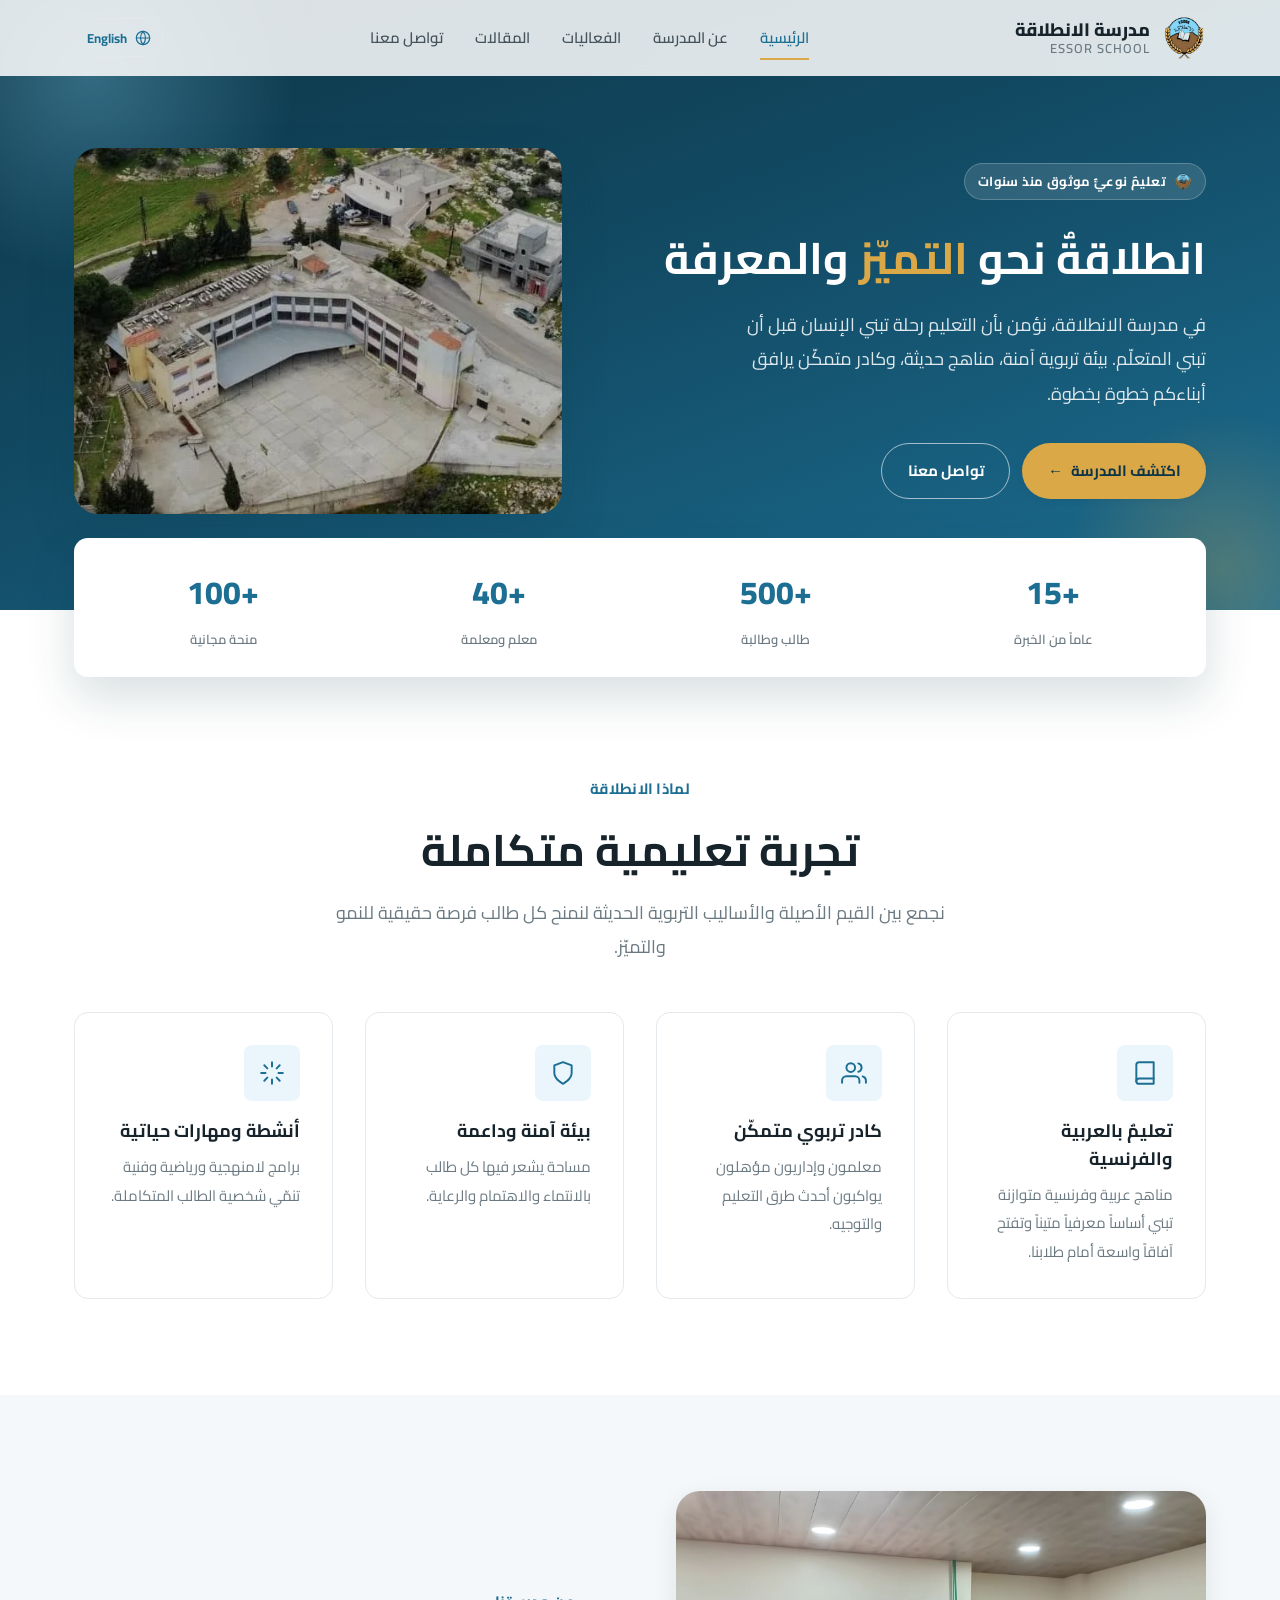
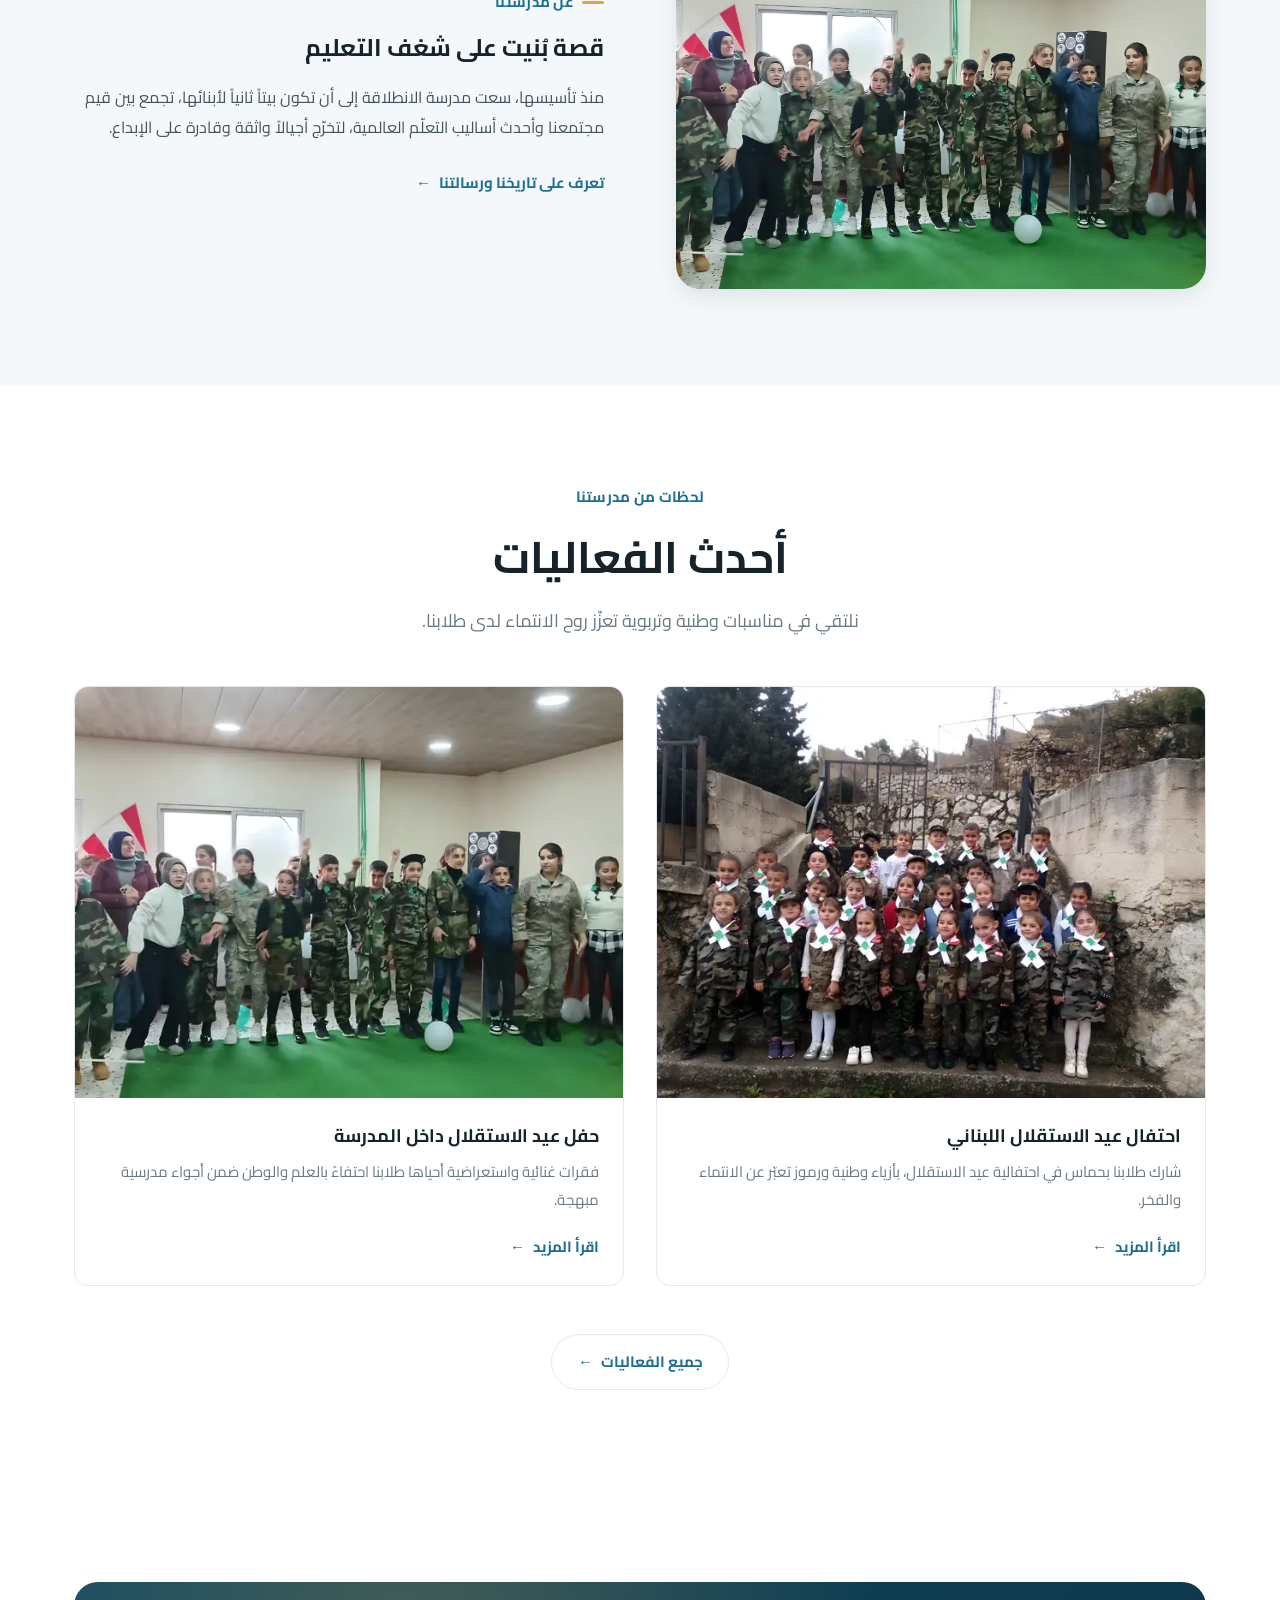
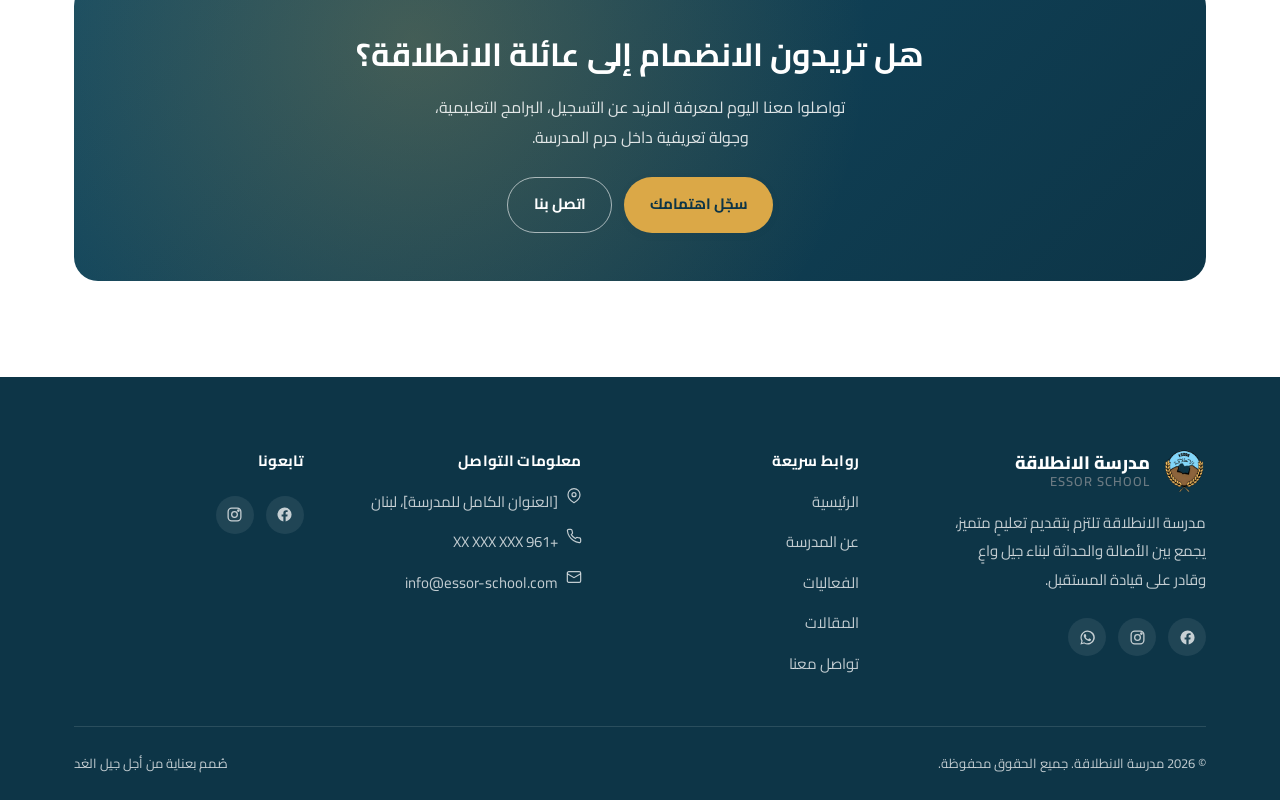
<file: index.html>
<!DOCTYPE html>
<html lang="ar" dir="rtl">
<head>
<meta charset="UTF-8">
<script>
(function () {
  try {
    var l = localStorage.getItem('essor-lang');
    if (l !== 'en' && l !== 'ar') l = 'ar';
    document.documentElement.setAttribute('lang', l);
    document.documentElement.setAttribute('dir', l === 'ar' ? 'rtl' : 'ltr');
  } catch (e) {}
})();
</script>
<meta name="viewport" content="width=device-width, initial-scale=1.0">
<title data-i18n-title="meta.siteName">مدرسة الانطلاقة | Essor School</title>
<meta name="description" content="مدرسة الانطلاقة - تعليمٌ متميز يجمع بين الأصالة والحداثة لبناء جيل الغد">
<link rel="preconnect" href="https://fonts.googleapis.com">
<link rel="preconnect" href="https://fonts.gstatic.com" crossorigin>
<link href="https://fonts.googleapis.com/css2?family=Cairo:wght@400;500;600;700;800&display=swap" rel="stylesheet">
<link rel="icon" href="assets/images/brand/favicon.ico" sizes="any">
<link rel="icon" href="assets/images/brand/favicon-src.png" type="image/png">
<link rel="apple-touch-icon" href="assets/images/brand/logo-sm.png">
<link rel="stylesheet" href="assets/css/style.css">
</head>
<body data-page="home">

<header class="site-header">
  <div class="container">
    <a href="index.html" class="brand">
      <img src="assets/images/brand/logo.png" alt="Essor School" width="44" height="44">
      <span class="brand-text">
        <span class="name-ar" data-i18n="meta.siteName">مدرسة الانطلاقة</span>
        <span class="name-en">ESSOR SCHOOL</span>
      </span>
    </a>
    <nav class="main-nav" aria-label="Main navigation">
      <ul>
        <li><a href="index.html" data-nav-link="home" data-i18n="nav.home">الرئيسية</a></li>
        <li><a href="about.html" data-nav-link="about" data-i18n="nav.about">عن المدرسة</a></li>
        <li><a href="events.html" data-nav-link="events" data-i18n="nav.events">الفعاليات</a></li>
        <li><a href="articles.html" data-nav-link="articles" data-i18n="nav.articles">المقالات</a></li>
        <li><a href="contact.html" data-nav-link="contact" data-i18n="nav.contact">تواصل معنا</a></li>
      </ul>
    </nav>
    <div class="header-actions">
      <button class="lang-toggle" data-lang-toggle type="button">
        <svg width="16" height="16" viewBox="0 0 24 24" fill="none" stroke="currentColor" stroke-width="1.8" stroke-linecap="round" stroke-linejoin="round"><circle cx="12" cy="12" r="10"/><line x1="2" y1="12" x2="22" y2="12"/><path d="M12 2a15.3 15.3 0 0 1 0 20a15.3 15.3 0 0 1 0-20"/></svg>
        <span data-i18n="common.langSwitch">English</span>
      </button>
      <button class="nav-toggle" aria-label="Menu" aria-expanded="false">
        <span></span><span></span><span></span>
      </button>
    </div>
  </div>
</header>

<div class="mobile-nav">
  <ul>
    <li><a href="index.html" data-nav-link="home" data-i18n="nav.home">الرئيسية</a></li>
    <li><a href="about.html" data-nav-link="about" data-i18n="nav.about">عن المدرسة</a></li>
    <li><a href="events.html" data-nav-link="events" data-i18n="nav.events">الفعاليات</a></li>
    <li><a href="articles.html" data-nav-link="articles" data-i18n="nav.articles">المقالات</a></li>
    <li><a href="contact.html" data-nav-link="contact" data-i18n="nav.contact">تواصل معنا</a></li>
  </ul>
</div>

<main>

  <!-- Hero -->
  <section class="hero">
    <div class="container">
      <div class="hero-copy">
        <span class="hero-badge">
          <img src="assets/images/brand/logo-sm.png" alt="" width="18" height="18">
          <span data-i18n="home.hero.badge">تعليمٌ نوعيٌّ موثوق منذ سنوات</span>
        </span>
        <h1 data-i18n-html="home.hero.title"> انطلاقةٍ نحو<span>التميّز</span> والمعرفة</h1>
        <p class="lead" data-i18n="home.hero.lead">في مدرسة الانطلاقة، نؤمن بأن التعليم رحلة تبني الإنسان قبل أن تبني المتعلّم. بيئة تربوية آمنة، مناهج حديثة، وكادر متمكّن يرافق أبناءكم خطوة بخطوة.</p>
        <div class="hero-actions">
          <a href="about.html" class="btn btn-gold">
            <span data-i18n="home.hero.ctaPrimary">اكتشف المدرسة</span>
            <span class="icon-arrow" aria-hidden="true">→</span>
          </a>
          <a href="contact.html" class="btn btn-outline" data-i18n="home.hero.ctaSecondary">تواصل معنا</a>
        </div>
      </div>
      <div class="hero-media" data-reveal>
        <div class="frame">
          <picture>
            <source srcset="assets/images/brand/hero.webp" type="image/webp">
            <img src="assets/images/brand/hero.jpg" alt="مبنى مدرسة الانطلاقة" width="778" height="434" fetchpriority="high">
          </picture>
        </div>
      </div>
    </div>
  </section>

  <div class="container">
    <div class="hero-stats" data-reveal>
      <div class="hero-stat">
        <strong data-i18n="home.hero.stat1Num">+15</strong>
        <span data-i18n="home.hero.stat1Label">عاماً من الخبرة</span>
      </div>
      <div class="hero-stat">
        <strong data-i18n="home.hero.stat2Num">+500</strong>
        <span data-i18n="home.hero.stat2Label">طالب وطالبة</span>
      </div>
      <div class="hero-stat">
        <strong data-i18n="home.hero.stat3Num">+40</strong>
        <span data-i18n="home.hero.stat3Label">معلم ومعلمة</span>
      </div>
      <div class="hero-stat">
        <strong data-i18n="home.hero.stat4Num">+100</strong>
        <span data-i18n="home.hero.stat4Label">منحة مجانية</span>
      </div>
    </div>
  </div>

  <!-- Highlights -->
  <section>
    <div class="container">
      <div class="section-head center">
        <span class="eyebrow" data-i18n="home.highlights.eyebrow">لماذا الانطلاقة</span>
        <h2 data-i18n="home.highlights.title">تجربة تعليمية متكاملة</h2>
        <p data-i18n="home.highlights.subtitle">نجمع بين القيم الأصيلة والأساليب التربوية الحديثة لنمنح كل طالب فرصة حقيقية للنمو والتميّز.</p>
      </div>
      <div class="grid grid-4" data-reveal-group>
        <div class="card highlight-card">
          <div class="icon"><svg width="26" height="26" viewBox="0 0 24 24" fill="none" stroke="currentColor" stroke-width="1.8" stroke-linecap="round" stroke-linejoin="round"><path d="M4 19.5A2.5 2.5 0 0 1 6.5 17H20"/><path d="M6.5 2H20v20H6.5A2.5 2.5 0 0 1 4 19.5v-15A2.5 2.5 0 0 1 6.5 2z"/></svg></div>
          <h3 data-i18n="home.highlights.item1title">تعليمٌ بالعربية والفرنسية</h3>
          <p data-i18n="home.highlights.item1text">مناهج عربية وفرنسية متوازنة تبني أساساً معرفياً متيناً وتفتح آفاقاً واسعة أمام طلابنا.</p>
        </div>
        <div class="card highlight-card">
          <div class="icon"><svg width="26" height="26" viewBox="0 0 24 24" fill="none" stroke="currentColor" stroke-width="1.8" stroke-linecap="round" stroke-linejoin="round"><path d="M17 21v-2a4 4 0 0 0-4-4H5a4 4 0 0 0-4 4v2"/><circle cx="9" cy="7" r="4"/><path d="M23 21v-2a4 4 0 0 0-3-3.87"/><path d="M16 3.13a4 4 0 0 1 0 7.75"/></svg></div>
          <h3 data-i18n="home.highlights.item2title">كادر تربوي متمكّن</h3>
          <p data-i18n="home.highlights.item2text">معلمون وإداريون مؤهلون يواكبون أحدث طرق التعليم والتوجيه.</p>
        </div>
        <div class="card highlight-card">
          <div class="icon"><svg width="26" height="26" viewBox="0 0 24 24" fill="none" stroke="currentColor" stroke-width="1.8" stroke-linecap="round" stroke-linejoin="round"><path d="M12 22s8-4 8-10V5l-8-3-8 3v7c0 6 8 10 8 10z"/></svg></div>
          <h3 data-i18n="home.highlights.item3title">بيئة آمنة وداعمة</h3>
          <p data-i18n="home.highlights.item3text">مساحة يشعر فيها كل طالب بالانتماء والاهتمام والرعاية.</p>
        </div>
        <div class="card highlight-card">
          <div class="icon"><svg width="26" height="26" viewBox="0 0 24 24" fill="none" stroke="currentColor" stroke-width="1.8" stroke-linecap="round" stroke-linejoin="round"><path d="M12 2v4M12 18v4M4.9 4.9l2.8 2.8M16.3 16.3l2.8 2.8M2 12h4M18 12h4M4.9 19.1l2.8-2.8M16.3 7.7l2.8-2.8"/></svg></div>
          <h3 data-i18n="home.highlights.item4title">أنشطة ومهارات حياتية</h3>
          <p data-i18n="home.highlights.item4text">برامج لامنهجية ورياضية وفنية تنمّي شخصية الطالب المتكاملة.</p>
        </div>
      </div>
    </div>
  </section>

  <!-- About teaser -->
  <section class="section-alt" style="background:var(--c-bg-soft)">
    <div class="container">
      <div class="grid grid-2" style="align-items:center;gap:var(--sp-8)">
        <div data-reveal>
          <div class="frame" style="border-radius:var(--radius-lg);overflow:hidden;box-shadow:var(--shadow-md);aspect-ratio:4/3">
            <picture>
              <source srcset="assets/images/events/event-independence-day-2.webp" type="image/webp">
              <img src="assets/images/events/event-independence-day-2.jpg" alt="طلاب مدرسة الانطلاقة في احتفال مدرسي" loading="lazy" width="1600" height="1200" style="width:100%;height:100%;object-fit:cover">
            </picture>
          </div>
        </div>
        <div data-reveal>
          <span class="eyebrow" data-i18n="home.aboutTeaser.eyebrow">عن مدرستنا</span>
          <h2 data-i18n="home.aboutTeaser.title">قصة بُنيت على شغف التعليم</h2>
          <p style="margin-block:var(--sp-4) var(--sp-5)" data-i18n="home.aboutTeaser.text">منذ تأسيسها، سعت مدرسة الانطلاقة إلى أن تكون بيتاً ثانياً لأبنائها، تجمع بين قيم مجتمعنا وأحدث أساليب التعلّم العالمية، لتخرّج أجيالاً واثقة وقادرة على الإبداع.</p>
          <a href="about.html" class="card-link">
            <span data-i18n="home.aboutTeaser.cta">تعرف على تاريخنا ورسالتنا</span>
            <span class="icon-arrow" aria-hidden="true">→</span>
          </a>
        </div>
      </div>
    </div>
  </section>

  <!-- Events teaser -->
  <section>
    <div class="container">
      <div class="section-head center">
        <span class="eyebrow" data-i18n="home.eventsTeaser.eyebrow">لحظات من مدرستنا</span>
        <h2 data-i18n="home.eventsTeaser.title">أحدث الفعاليات</h2>
        <p data-i18n="home.eventsTeaser.subtitle">نلتقي في مناسبات وطنية وتربوية تعزّز روح الانتماء لدى طلابنا.</p>
      </div>
      <div class="grid grid-2" data-reveal-group>
        <article class="card media-card">
          <figure>
            <picture>
              <source srcset="assets/images/events/event-independence-day-1-thumb.webp" type="image/webp">
              <img src="assets/images/events/event-independence-day-1-thumb.jpg" alt="احتفال عيد الاستقلال اللبناني" loading="lazy" width="640" height="480">
            </picture>
          </figure>
          <div class="body">
            <h3 data-i18n="events.e1title">احتفال عيد الاستقلال اللبناني</h3>
            <p data-i18n="events.e1text">شارك طلابنا بحماس في احتفالية عيد الاستقلال، بأزياء وطنية ورموز تعبّر عن الانتماء والفخر.</p>
            <a href="events.html" class="card-link">
              <span data-i18n="common.readMore">اقرأ المزيد</span>
              <span class="icon-arrow" aria-hidden="true">→</span>
            </a>
          </div>
        </article>
        <article class="card media-card">
          <figure>
            <picture>
              <source srcset="assets/images/events/event-independence-day-2-thumb.webp" type="image/webp">
              <img src="assets/images/events/event-independence-day-2-thumb.jpg" alt="حفل عيد الاستقلال داخل المدرسة" loading="lazy" width="640" height="480">
            </picture>
          </figure>
          <div class="body">
            <h3 data-i18n="events.e2title">حفل عيد الاستقلال داخل المدرسة</h3>
            <p data-i18n="events.e2text">فقرات غنائية واستعراضية أحياها طلابنا احتفاءً بالعلم والوطن ضمن أجواء مدرسية مبهجة.</p>
            <a href="events.html" class="card-link">
              <span data-i18n="common.readMore">اقرأ المزيد</span>
              <span class="icon-arrow" aria-hidden="true">→</span>
            </a>
          </div>
        </article>
      </div>
      <div class="text-center" style="margin-block-start:var(--sp-7)">
        <a href="events.html" class="btn btn-outline-dark">
          <span data-i18n="home.eventsTeaser.cta">جميع الفعاليات</span>
          <span class="icon-arrow" aria-hidden="true">→</span>
        </a>
      </div>
    </div>
  </section>

  <!-- CTA -->
  <section>
    <div class="container">
      <div class="cta-banner" data-reveal>
        <h2 data-i18n="home.cta.title">هل تريدون الانضمام إلى عائلة الانطلاقة؟</h2>
        <p data-i18n="home.cta.text">تواصلوا معنا اليوم لمعرفة المزيد عن التسجيل، البرامج التعليمية، وجولة تعريفية داخل حرم المدرسة.</p>
        <div class="cta-actions">
          <a href="contact.html" class="btn btn-gold" data-i18n="home.cta.primary">سجّل اهتمامك</a>
          <a href="contact.html#contact-info" class="btn btn-outline" data-i18n="home.cta.secondary">اتصل بنا</a>
        </div>
      </div>
    </div>
  </section>

</main>

<footer class="site-footer">
  <div class="container">
    <div class="footer-grid">
      <div class="footer-brand">
        <a href="index.html" class="brand">
          <img src="assets/images/brand/logo.png" alt="Essor School" width="40" height="40">
          <span class="brand-text">
            <span class="name-ar" data-i18n="meta.siteName">مدرسة الانطلاقة</span>
            <span class="name-en">ESSOR SCHOOL</span>
          </span>
        </a>
        <p data-i18n="footer.about">مدرسة الانطلاقة تلتزم بتقديم تعليمٍ متميز يبني جيل الغد.</p>
        <div class="social-row">
          <a href="#" aria-label="Facebook"><svg width="17" height="17" viewBox="0 0 24 24" fill="currentColor"><path d="M22 12a10 10 0 1 0-11.6 9.9v-7H7.9V12h2.5V9.8c0-2.5 1.5-3.9 3.8-3.9 1.1 0 2.2.2 2.2.2v2.4h-1.2c-1.2 0-1.6.8-1.6 1.6V12h2.8l-.4 2.9h-2.4v7A10 10 0 0 0 22 12z"/></svg></a>
          <a href="#" aria-label="Instagram"><svg width="17" height="17" viewBox="0 0 24 24" fill="none" stroke="currentColor" stroke-width="1.8"><rect x="3" y="3" width="18" height="18" rx="5"/><circle cx="12" cy="12" r="4"/><circle cx="17.5" cy="6.5" r="1"/></svg></a>
          <a href="#" aria-label="WhatsApp"><svg width="17" height="17" viewBox="0 0 24 24" fill="currentColor"><path d="M12 2a10 10 0 0 0-8.6 15L2 22l5.2-1.4A10 10 0 1 0 12 2zm0 18.2a8.1 8.1 0 0 1-4.2-1.2l-.3-.2-3.1.8.8-3-.2-.3A8.2 8.2 0 1 1 12 20.2zm4.5-6.1c-.2-.1-1.4-.7-1.7-.8-.2-.1-.4-.1-.6.1-.2.2-.6.8-.8 1-.1.2-.3.2-.5.1a6.6 6.6 0 0 1-2-1.2 7.3 7.3 0 0 1-1.3-1.7c-.1-.2 0-.4.1-.5l.4-.5c.1-.2.2-.3.2-.5.1-.2 0-.3 0-.5s-.6-1.5-.9-2c-.2-.5-.4-.4-.6-.4h-.5a1 1 0 0 0-.7.3 3 3 0 0 0-.9 2.2c0 1.3.9 2.6 1 2.8.1.2 1.8 2.8 4.4 3.9.6.3 1.1.4 1.5.6.6.2 1.2.1 1.6.1.5-.1 1.4-.6 1.6-1.1.2-.5.2-1 .1-1.1z"/></svg></a>
        </div>
      </div>
      <div class="footer-col">
        <h4 data-i18n="footer.quickLinks">روابط سريعة</h4>
        <ul>
          <li><a href="index.html" data-i18n="nav.home">الرئيسية</a></li>
          <li><a href="about.html" data-i18n="nav.about">عن المدرسة</a></li>
          <li><a href="events.html" data-i18n="nav.events">الفعاليات</a></li>
          <li><a href="articles.html" data-i18n="nav.articles">المقالات</a></li>
          <li><a href="contact.html" data-i18n="nav.contact">تواصل معنا</a></li>
        </ul>
      </div>
      <div class="footer-col">
        <h4 data-i18n="footer.contactInfo">معلومات التواصل</h4>
        <ul>
          <li><svg width="16" height="16" viewBox="0 0 24 24" fill="none" stroke="currentColor" stroke-width="1.8"><path d="M21 10c0 7-9 12-9 12s-9-5-9-12a9 9 0 0 1 18 0z"/><circle cx="12" cy="10" r="3"/></svg><address data-i18n="footer.address">[العنوان الكامل للمدرسة]، لبنان</address></li>
          <li><svg width="16" height="16" viewBox="0 0 24 24" fill="none" stroke="currentColor" stroke-width="1.8"><path d="M22 16.9v3a2 2 0 0 1-2.2 2 19.8 19.8 0 0 1-8.6-3.1 19.5 19.5 0 0 1-6-6 19.8 19.8 0 0 1-3.1-8.7A2 2 0 0 1 4.1 2h3a2 2 0 0 1 2 1.7c.1 1 .3 2 .6 2.9a2 2 0 0 1-.5 2.1L8 9.9a16 16 0 0 0 6 6l1.2-1.2a2 2 0 0 1 2.1-.5c.9.3 1.9.5 2.9.6a2 2 0 0 1 1.8 2.1z"/></svg><a href="tel:+961" data-i18n="footer.phone">+961 XX XXX XXX</a></li>
          <li><svg width="16" height="16" viewBox="0 0 24 24" fill="none" stroke="currentColor" stroke-width="1.8"><rect x="2" y="4" width="20" height="16" rx="2"/><path d="m2 7 10 6 10-6"/></svg><a href="mailto:info@essor-school.com" data-i18n="footer.email">info@essor-school.com</a></li>
        </ul>
      </div>
      <div class="footer-col">
        <h4 data-i18n="footer.followUs">تابعونا</h4>
        <div class="social-row">
          <a href="#" aria-label="Facebook"><svg width="17" height="17" viewBox="0 0 24 24" fill="currentColor"><path d="M22 12a10 10 0 1 0-11.6 9.9v-7H7.9V12h2.5V9.8c0-2.5 1.5-3.9 3.8-3.9 1.1 0 2.2.2 2.2.2v2.4h-1.2c-1.2 0-1.6.8-1.6 1.6V12h2.8l-.4 2.9h-2.4v7A10 10 0 0 0 22 12z"/></svg></a>
          <a href="#" aria-label="Instagram"><svg width="17" height="17" viewBox="0 0 24 24" fill="none" stroke="currentColor" stroke-width="1.8"><rect x="3" y="3" width="18" height="18" rx="5"/><circle cx="12" cy="12" r="4"/><circle cx="17.5" cy="6.5" r="1"/></svg></a>
        </div>
      </div>
    </div>
    <div class="footer-bottom">
      <p data-i18n="footer.rights">© 2026 مدرسة الانطلاقة. جميع الحقوق محفوظة.</p>
      <p data-i18n="footer.madeWith">صُمم بعناية من أجل جيل الغد</p>
    </div>
  </div>
</footer>

<button class="to-top" data-i18n-aria="common.toTop" aria-label="Back to top">
  <svg width="18" height="18" viewBox="0 0 24 24" fill="none" stroke="currentColor" stroke-width="2" stroke-linecap="round" stroke-linejoin="round"><line x1="12" y1="19" x2="12" y2="5"/><polyline points="5 12 12 5 19 12"/></svg>
</button>

<script src="assets/js/i18n.js"></script>
<script src="assets/js/main.js"></script>
</body>
</html>
</file>
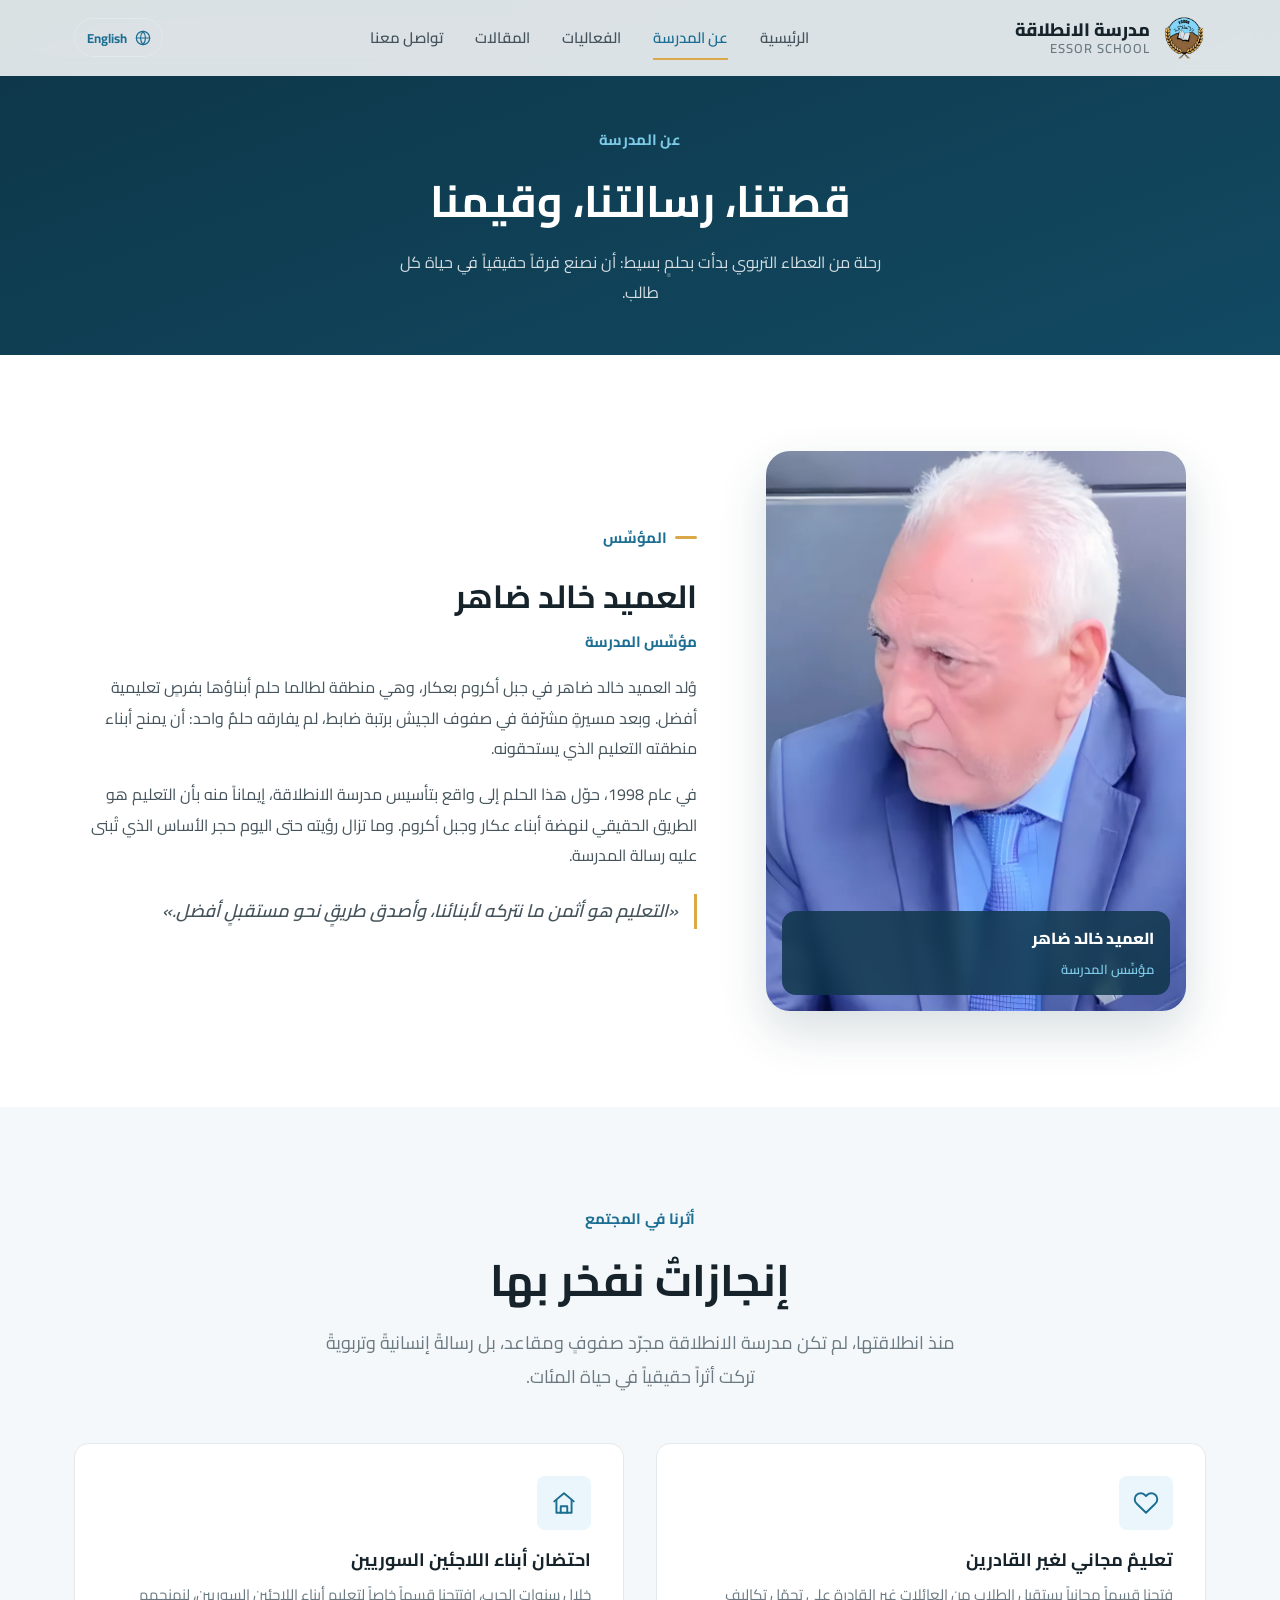
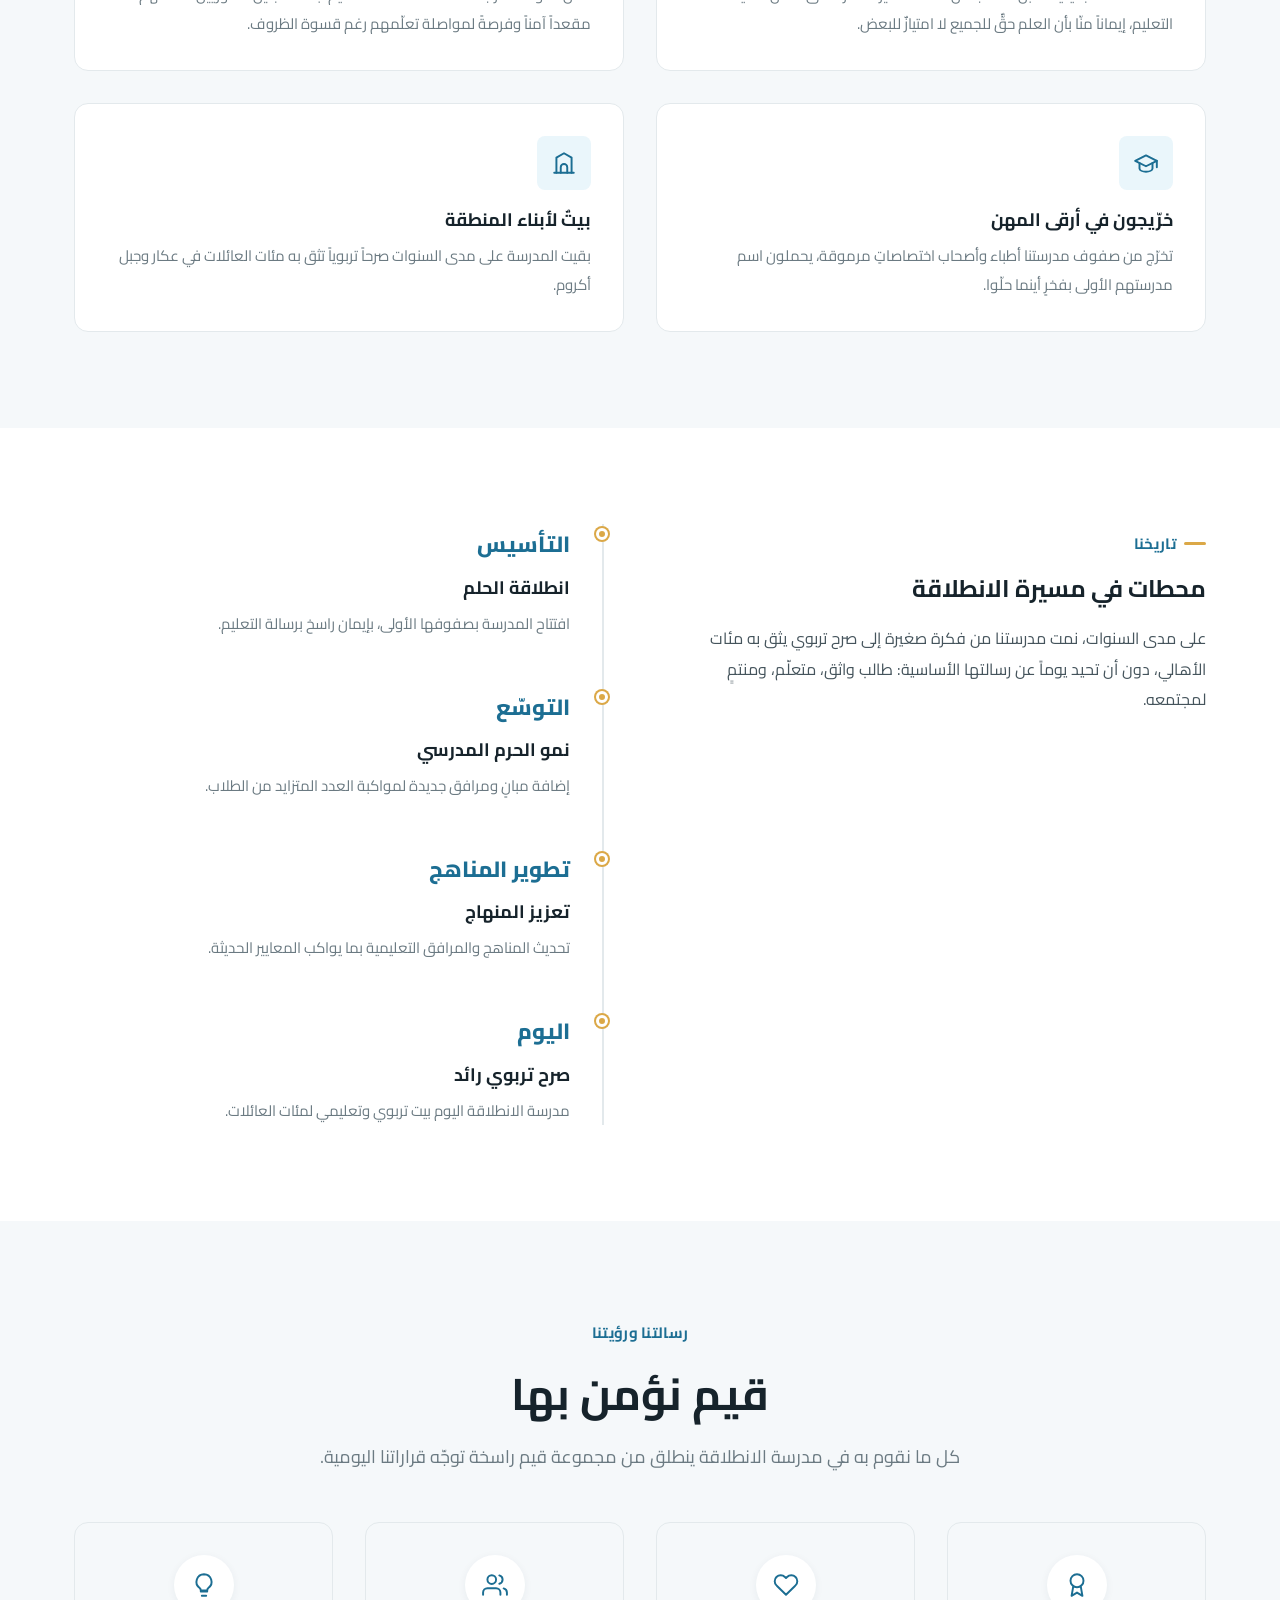
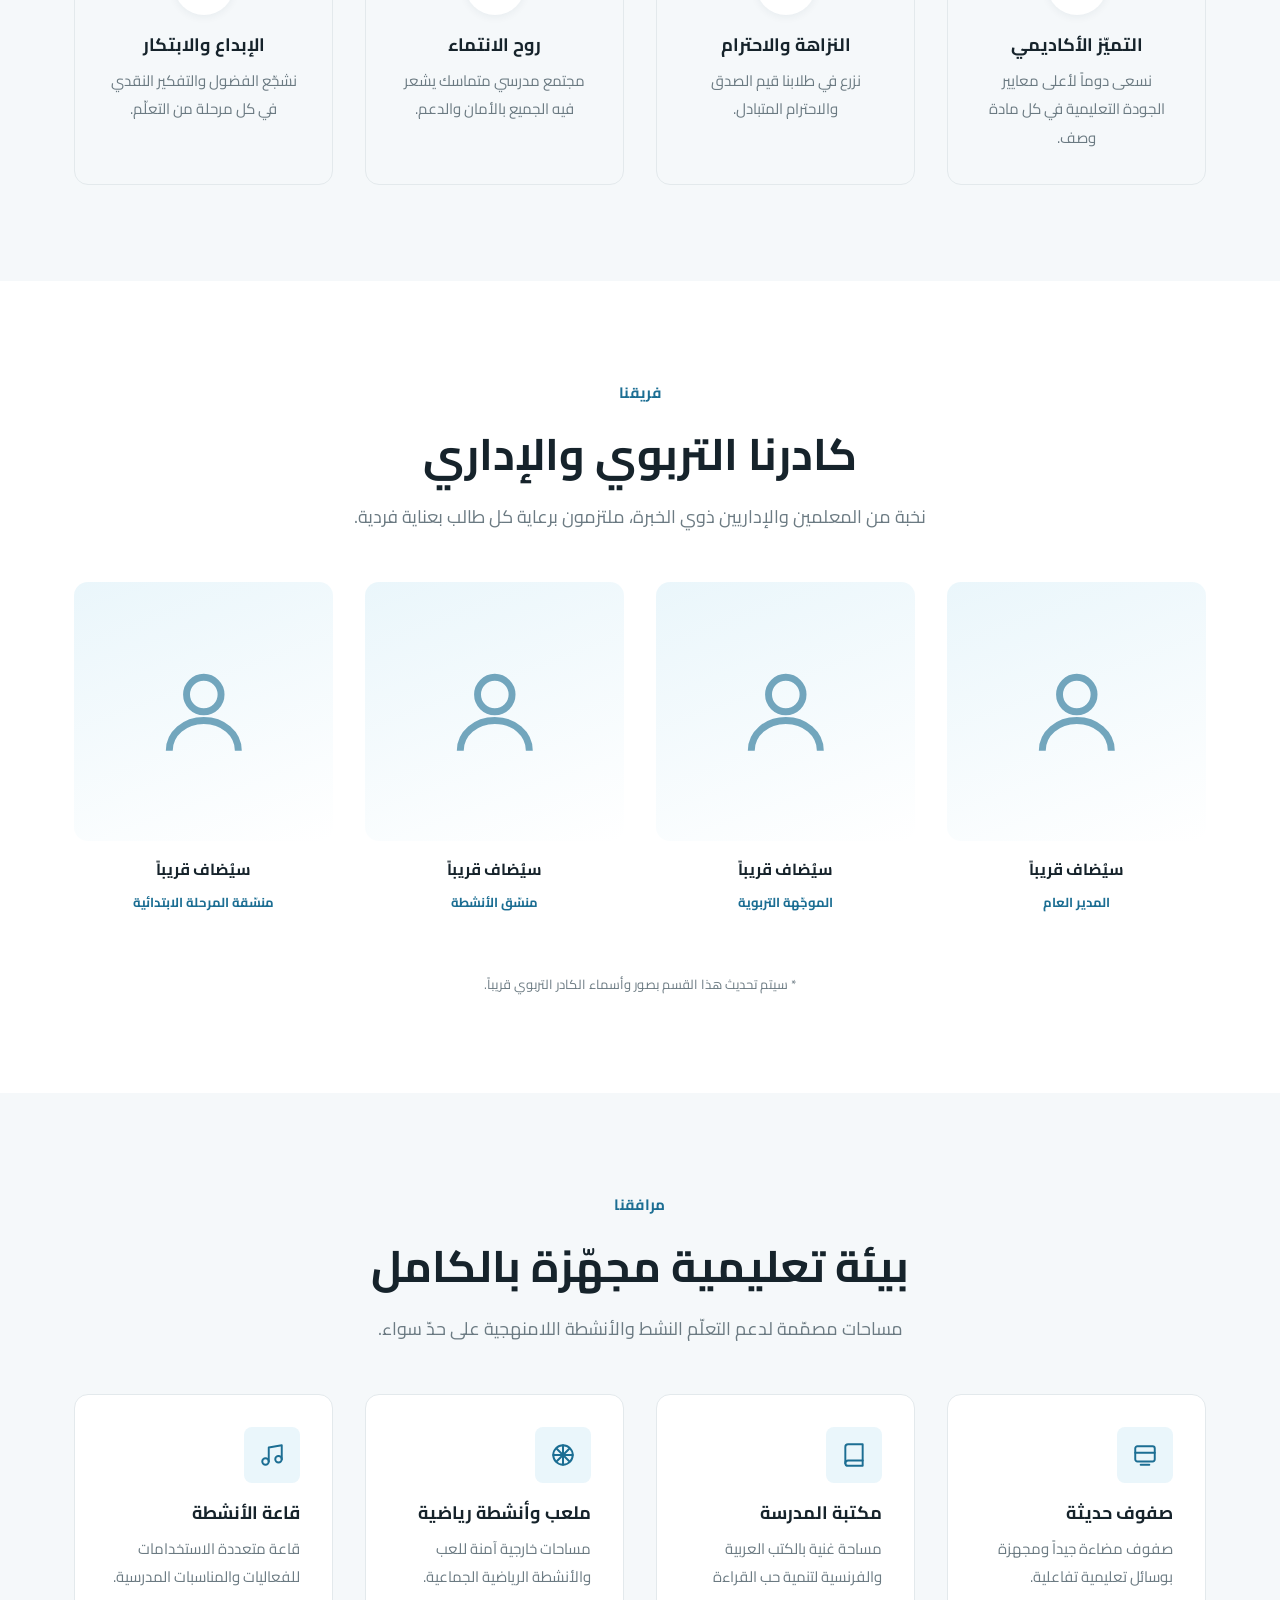
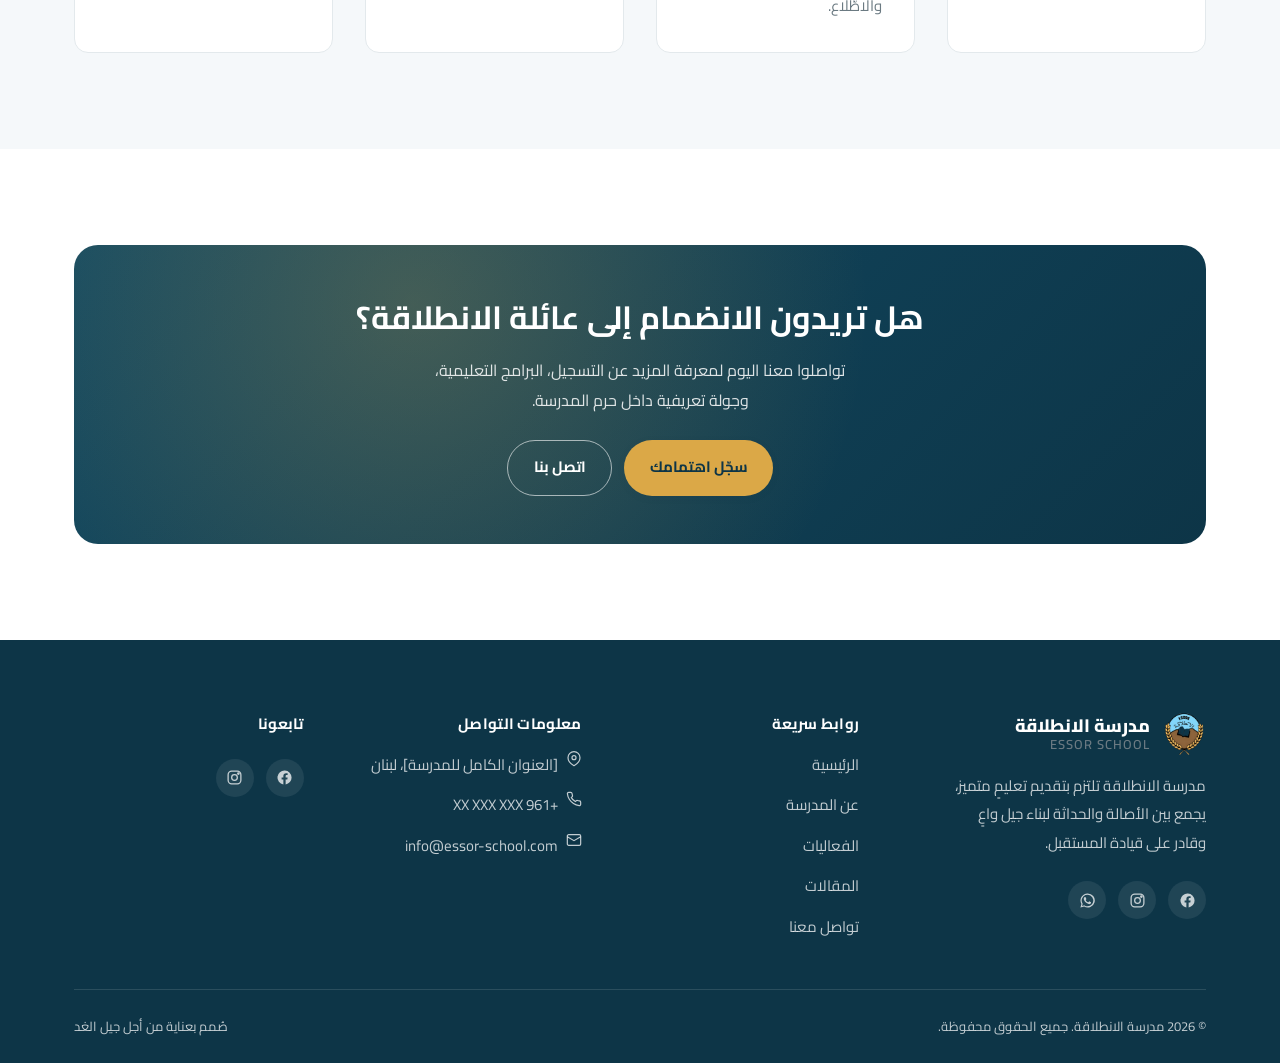
<file: about.html>
<!DOCTYPE html>
<html lang="ar" dir="rtl">
<head>
<meta charset="UTF-8">
<script>
(function () {
  try {
    var l = localStorage.getItem('essor-lang');
    if (l !== 'en' && l !== 'ar') l = 'ar';
    document.documentElement.setAttribute('lang', l);
    document.documentElement.setAttribute('dir', l === 'ar' ? 'rtl' : 'ltr');
  } catch (e) {}
})();
</script>
<meta name="viewport" content="width=device-width, initial-scale=1.0">
<title data-i18n-title="meta.siteName">عن المدرسة | مدرسة الانطلاقة</title>
<meta name="description" content="تعرّف على تاريخ مدرسة الانطلاقة، رسالتها، قيمها، وكادرها التربوي">
<link rel="preconnect" href="https://fonts.googleapis.com">
<link rel="preconnect" href="https://fonts.gstatic.com" crossorigin>
<link href="https://fonts.googleapis.com/css2?family=Cairo:wght@400;500;600;700;800&display=swap" rel="stylesheet">
<link rel="icon" href="assets/images/brand/favicon.ico" sizes="any">
<link rel="icon" href="assets/images/brand/favicon-src.png" type="image/png">
<link rel="apple-touch-icon" href="assets/images/brand/logo-sm.png">
<link rel="stylesheet" href="assets/css/style.css">
</head>
<body data-page="about">

<header class="site-header">
  <div class="container">
    <a href="index.html" class="brand">
      <img src="assets/images/brand/logo.png" alt="Essor School" width="44" height="44">
      <span class="brand-text">
        <span class="name-ar" data-i18n="meta.siteName">مدرسة الانطلاقة</span>
        <span class="name-en">ESSOR SCHOOL</span>
      </span>
    </a>
    <nav class="main-nav" aria-label="Main navigation">
      <ul>
        <li><a href="index.html" data-nav-link="home" data-i18n="nav.home">الرئيسية</a></li>
        <li><a href="about.html" data-nav-link="about" data-i18n="nav.about">عن المدرسة</a></li>
        <li><a href="events.html" data-nav-link="events" data-i18n="nav.events">الفعاليات</a></li>
        <li><a href="articles.html" data-nav-link="articles" data-i18n="nav.articles">المقالات</a></li>
        <li><a href="contact.html" data-nav-link="contact" data-i18n="nav.contact">تواصل معنا</a></li>
      </ul>
    </nav>
    <div class="header-actions">
      <button class="lang-toggle" data-lang-toggle type="button">
        <svg width="16" height="16" viewBox="0 0 24 24" fill="none" stroke="currentColor" stroke-width="1.8" stroke-linecap="round" stroke-linejoin="round"><circle cx="12" cy="12" r="10"/><line x1="2" y1="12" x2="22" y2="12"/><path d="M12 2a15.3 15.3 0 0 1 0 20a15.3 15.3 0 0 1 0-20"/></svg>
        <span data-i18n="common.langSwitch">English</span>
      </button>
      <button class="nav-toggle" aria-label="Menu" aria-expanded="false">
        <span></span><span></span><span></span>
      </button>
    </div>
  </div>
</header>

<div class="mobile-nav">
  <ul>
    <li><a href="index.html" data-nav-link="home" data-i18n="nav.home">الرئيسية</a></li>
    <li><a href="about.html" data-nav-link="about" data-i18n="nav.about">عن المدرسة</a></li>
    <li><a href="events.html" data-nav-link="events" data-i18n="nav.events">الفعاليات</a></li>
    <li><a href="articles.html" data-nav-link="articles" data-i18n="nav.articles">المقالات</a></li>
    <li><a href="contact.html" data-nav-link="contact" data-i18n="nav.contact">تواصل معنا</a></li>
  </ul>
</div>

<main>

  <section class="page-hero">
    <div class="container">
      <span class="eyebrow" data-i18n="about.hero.eyebrow">عن المدرسة</span>
      <h1 data-i18n="about.hero.title">قصتنا، رسالتنا، وقيمنا</h1>
      <p data-i18n="about.hero.lead">رحلة من العطاء التربوي بدأت بحلمٍ بسيط: أن نصنع فرقاً حقيقياً في حياة كل طالب.</p>
    </div>
  </section>

  <!-- Founder -->
  <section>
    <div class="container">
      <div class="founder-grid" data-reveal>
        <div class="founder-photo">
          <picture>
            <source srcset="assets/images/brand/founder.webp" type="image/webp">
            <img src="assets/images/brand/founder.jpg" alt="العميد خالد ضاهر - مؤسس مدرسة الانطلاقة"
                 width="420" height="560"
                 onload="var p=this.closest('.founder-photo').querySelector('.founder-placeholder'); if(p) p.style.display='none';"
                 onerror="this.style.display='none';">
          </picture>
          <div class="founder-placeholder">
            <svg viewBox="0 0 24 24" fill="none" stroke="currentColor" stroke-width="1.5" stroke-linecap="round" stroke-linejoin="round"><circle cx="12" cy="8" r="4"/><path d="M4 21c0-4 3.6-7 8-7s8 3 8 7"/></svg>
            <strong data-i18n="about.founder.name" style="color:var(--c-blue)">العميد خالد ضاهر</strong>
            <span>سيتم عرض صورة المؤسِّس هنا</span>
          </div>
          <div class="founder-badge-role">
            <strong data-i18n="about.founder.name">العميد خالد ضاهر</strong>
            <span data-i18n="about.founder.role">مؤسِّس المدرسة</span>
          </div>
        </div>
        <div class="founder-copy">
          <span class="eyebrow" data-i18n="about.founder.eyebrow">المؤسِّس</span>
          <h2 class="founder-name-lg" data-i18n="about.founder.name">العميد خالد ضاهر</h2>
          <span class="founder-role-lg" data-i18n="about.founder.role">مؤسِّس المدرسة</span>
          <p data-i18n="about.founder.p1">وُلد العميد خالد ضاهر في جبل أكروم بعكار، وهي منطقة لطالما حلم أبناؤها بفرصٍ تعليمية أفضل. وبعد مسيرةٍ مشرّفة في صفوف الجيش برتبة ضابط، لم يفارقه حلمٌ واحد: أن يمنح أبناء منطقته التعليم الذي يستحقونه.</p>
          <p data-i18n="about.founder.p2">في عام 1998، حوّل هذا الحلم إلى واقع بتأسيس مدرسة الانطلاقة، إيماناً منه بأن التعليم هو الطريق الحقيقي لنهضة أبناء عكار وجبل أكروم. وما تزال رؤيته حتى اليوم حجر الأساس الذي تُبنى عليه رسالة المدرسة.</p>
          <p class="founder-quote" data-i18n="about.founder.quote">«التعليم هو أثمن ما نتركه لأبنائنا، وأصدق طريقٍ نحو مستقبلٍ أفضل.»</p>
        </div>
      </div>
    </div>
  </section>

  <!-- Achievements -->
  <section style="background:var(--c-bg-soft)">
    <div class="container">
      <div class="section-head center">
        <span class="eyebrow" data-i18n="about.achievements.eyebrow">أثرنا في المجتمع</span>
        <h2 data-i18n="about.achievements.title">إنجازاتٌ نفخر بها</h2>
        <p data-i18n="about.achievements.subtitle">منذ انطلاقتها، لم تكن مدرسة الانطلاقة مجرّد صفوفٍ ومقاعد، بل رسالةً إنسانيةً وتربويةً تركت أثراً حقيقياً في حياة المئات.</p>
      </div>
      <div class="grid grid-2" data-reveal-group>
        <div class="achievement-card">
          <div class="icon"><svg width="26" height="26" viewBox="0 0 24 24" fill="none" stroke="currentColor" stroke-width="1.8" stroke-linecap="round" stroke-linejoin="round"><path d="M20.8 4.6a5.5 5.5 0 0 0-7.8 0L12 5.6l-1-1a5.5 5.5 0 1 0-7.8 7.8l1 1L12 21l7.8-7.6 1-1a5.5 5.5 0 0 0 0-7.8z"/></svg></div>
          <h3 data-i18n="about.achievements.a1title">تعليمٌ مجاني لغير القادرين</h3>
          <p data-i18n="about.achievements.a1text">فتحنا قسماً مجانياً يستقبل الطلاب من العائلات غير القادرة على تحمّل تكاليف التعليم، إيماناً منّا بأن العلم حقٌّ للجميع لا امتيازٌ للبعض.</p>
        </div>
        <div class="achievement-card">
          <div class="icon"><svg width="26" height="26" viewBox="0 0 24 24" fill="none" stroke="currentColor" stroke-width="1.8" stroke-linecap="round" stroke-linejoin="round"><path d="M3 10.5 12 3l9 7.5"/><path d="M5 9.5V21h14V9.5"/><path d="M9 21v-6h6v6"/></svg></div>
          <h3 data-i18n="about.achievements.a2title">احتضان أبناء اللاجئين السوريين</h3>
          <p data-i18n="about.achievements.a2text">خلال سنوات الحرب، افتتحنا قسماً خاصاً لتعليم أبناء اللاجئين السوريين، لنمنحهم مقعداً آمناً وفرصةً لمواصلة تعلّمهم رغم قسوة الظروف.</p>
        </div>
        <div class="achievement-card">
          <div class="icon"><svg width="26" height="26" viewBox="0 0 24 24" fill="none" stroke="currentColor" stroke-width="1.8" stroke-linecap="round" stroke-linejoin="round"><path d="M22 10 12 5 2 10l10 5 10-5z"/><path d="M6 12v5c0 1.7 2.7 3 6 3s6-1.3 6-3v-5"/><path d="M22 10v6"/></svg></div>
          <h3 data-i18n="about.achievements.a3title">خرّيجون في أرقى المهن</h3>
          <p data-i18n="about.achievements.a3text">تخرّج من صفوف مدرستنا أطباء وأصحاب اختصاصاتٍ مرموقة، يحملون اسم مدرستهم الأولى بفخرٍ أينما حلّوا.</p>
        </div>
        <div class="achievement-card">
          <div class="icon"><svg width="26" height="26" viewBox="0 0 24 24" fill="none" stroke="currentColor" stroke-width="1.8" stroke-linecap="round" stroke-linejoin="round"><path d="M3 21h18"/><path d="M5 21V7l7-4 7 4v14"/><path d="M9 21v-5a3 3 0 0 1 6 0v5"/></svg></div>
          <h3 data-i18n="about.achievements.a4title">بيتٌ لأبناء المنطقة</h3>
          <p data-i18n="about.achievements.a4text">بقيت المدرسة على مدى السنوات صرحاً تربوياً تثق به مئات العائلات في عكار وجبل أكروم.</p>
        </div>
      </div>
    </div>
  </section>

  <!-- History timeline -->
  <section>
    <div class="container">
      <div class="grid grid-2" style="gap:var(--sp-8)">
        <div data-reveal>
          <span class="eyebrow" data-i18n="about.history.eyebrow">تاريخنا</span>
          <h2 data-i18n="about.history.title">محطات في مسيرة الانطلاقة</h2>
          <p style="margin-block-start:var(--sp-4)" data-i18n="about.history.text">على مدى السنوات، نمت مدرستنا من فكرة صغيرة إلى صرح تربوي يثق به مئات الأهالي، دون أن تحيد يوماً عن رسالتها الأساسية.</p>
        </div>
        <div class="timeline" data-reveal-group>
          <div class="timeline-item">
            <span class="year" data-i18n="about.history.item1year">التأسيس</span>
            <h3 data-i18n="about.history.item1title">انطلاقة الحلم</h3>
            <p data-i18n="about.history.item1text">افتتاح المدرسة بصفوفها الأولى، بإيمان راسخ برسالة التعليم.</p>
          </div>
          <div class="timeline-item">
            <span class="year" data-i18n="about.history.item2year">التوسّع</span>
            <h3 data-i18n="about.history.item2title">نمو الحرم المدرسي</h3>
            <p data-i18n="about.history.item2text">إضافة مبانٍ ومرافق جديدة لمواكبة العدد المتزايد من الطلاب.</p>
          </div>
          <div class="timeline-item">
            <span class="year" data-i18n="about.history.item3year">تطوير المناهج</span>
            <h3 data-i18n="about.history.item3title">تعزيز المنهاج</h3>
            <p data-i18n="about.history.item3text">تحديث المناهج والمرافق التعليمية بما يواكب المعايير الحديثة.</p>
          </div>
          <div class="timeline-item">
            <span class="year" data-i18n="about.history.item4year">اليوم</span>
            <h3 data-i18n="about.history.item4title">صرح تربوي رائد</h3>
            <p data-i18n="about.history.item4text">مدرسة الانطلاقة اليوم بيت تربوي وتعليمي لمئات العائلات.</p>
          </div>
        </div>
      </div>
    </div>
  </section>

  <!-- Mission / values -->
  <section style="background:var(--c-bg-soft)">
    <div class="container">
      <div class="section-head center">
        <span class="eyebrow" data-i18n="about.mission.eyebrow">رسالتنا ورؤيتنا</span>
        <h2 data-i18n="about.mission.title">قيم نؤمن بها</h2>
        <p data-i18n="about.mission.subtitle">كل ما نقوم به في مدرسة الانطلاقة ينطلق من مجموعة قيم راسخة توجّه قراراتنا اليومية.</p>
      </div>
      <div class="grid grid-4" data-reveal-group>
        <div class="card value-card">
          <div class="icon"><svg width="26" height="26" viewBox="0 0 24 24" fill="none" stroke="currentColor" stroke-width="1.8" stroke-linecap="round" stroke-linejoin="round"><circle cx="12" cy="8" r="6"/><path d="M15.5 13.5 17 22l-5-3-5 3 1.5-8.5"/></svg></div>
          <h3 data-i18n="about.mission.v1title">التميّز الأكاديمي</h3>
          <p data-i18n="about.mission.v1text">نسعى دوماً لأعلى معايير الجودة التعليمية في كل مادة وصف.</p>
        </div>
        <div class="card value-card">
          <div class="icon"><svg width="26" height="26" viewBox="0 0 24 24" fill="none" stroke="currentColor" stroke-width="1.8" stroke-linecap="round" stroke-linejoin="round"><path d="M20.8 4.6a5.5 5.5 0 0 0-7.8 0L12 5.6l-1-1a5.5 5.5 0 1 0-7.8 7.8l1 1L12 21l7.8-7.6 1-1a5.5 5.5 0 0 0 0-7.8z"/></svg></div>
          <h3 data-i18n="about.mission.v2title">النزاهة والاحترام</h3>
          <p data-i18n="about.mission.v2text">نزرع في طلابنا قيم الصدق والاحترام المتبادل.</p>
        </div>
        <div class="card value-card">
          <div class="icon"><svg width="26" height="26" viewBox="0 0 24 24" fill="none" stroke="currentColor" stroke-width="1.8" stroke-linecap="round" stroke-linejoin="round"><path d="M17 21v-2a4 4 0 0 0-4-4H5a4 4 0 0 0-4 4v2"/><circle cx="9" cy="7" r="4"/><path d="M23 21v-2a4 4 0 0 0-3-3.87"/><path d="M16 3.13a4 4 0 0 1 0 7.75"/></svg></div>
          <h3 data-i18n="about.mission.v3title">روح الانتماء</h3>
          <p data-i18n="about.mission.v3text">مجتمع مدرسي متماسك يشعر فيه الجميع بالأمان والدعم.</p>
        </div>
        <div class="card value-card">
          <div class="icon"><svg width="26" height="26" viewBox="0 0 24 24" fill="none" stroke="currentColor" stroke-width="1.8" stroke-linecap="round" stroke-linejoin="round"><path d="M9 18h6M10 22h4M12 2a7 7 0 0 0-4 12.7c.6.5 1 1.3 1 2.1v.2h6v-.2c0-.8.4-1.6 1-2.1A7 7 0 0 0 12 2z"/></svg></div>
          <h3 data-i18n="about.mission.v4title">الإبداع والابتكار</h3>
          <p data-i18n="about.mission.v4text">نشجّع الفضول والتفكير النقدي في كل مرحلة من التعلّم.</p>
        </div>
      </div>
    </div>
  </section>

  <!-- Staff -->
  <section>
    <div class="container">
      <div class="section-head center">
        <span class="eyebrow" data-i18n="about.staff.eyebrow">فريقنا</span>
        <h2 data-i18n="about.staff.title">كادرنا التربوي والإداري</h2>
        <p data-i18n="about.staff.subtitle">نخبة من المعلمين والإداريين ذوي الخبرة، ملتزمون برعاية كل طالب بعناية فردية.</p>
      </div>
      <div class="grid grid-4" data-reveal-group>
        <div class="staff-card">
          <figure><div class="avatar-placeholder"><svg viewBox="0 0 24 24" fill="none" stroke="currentColor" stroke-width="1.6"><circle cx="12" cy="8" r="4"/><path d="M4 21c0-4 3.6-7 8-7s8 3 8 7"/></svg></div></figure>
          <h3 data-i18n="about.staff.placeholderName">سيُضاف قريباً</h3>
          <span data-i18n="about.staff.role1">المدير العام</span>
        </div>
        <div class="staff-card">
          <figure><div class="avatar-placeholder"><svg viewBox="0 0 24 24" fill="none" stroke="currentColor" stroke-width="1.6"><circle cx="12" cy="8" r="4"/><path d="M4 21c0-4 3.6-7 8-7s8 3 8 7"/></svg></div></figure>
          <h3 data-i18n="about.staff.placeholderName">سيُضاف قريباً</h3>
          <span data-i18n="about.staff.role2">الموجّهة التربوية</span>
        </div>
        <div class="staff-card">
          <figure><div class="avatar-placeholder"><svg viewBox="0 0 24 24" fill="none" stroke="currentColor" stroke-width="1.6"><circle cx="12" cy="8" r="4"/><path d="M4 21c0-4 3.6-7 8-7s8 3 8 7"/></svg></div></figure>
          <h3 data-i18n="about.staff.placeholderName">سيُضاف قريباً</h3>
          <span data-i18n="about.staff.role3">منسّق الأنشطة</span>
        </div>
        <div class="staff-card">
          <figure><div class="avatar-placeholder"><svg viewBox="0 0 24 24" fill="none" stroke="currentColor" stroke-width="1.6"><circle cx="12" cy="8" r="4"/><path d="M4 21c0-4 3.6-7 8-7s8 3 8 7"/></svg></div></figure>
          <h3 data-i18n="about.staff.placeholderName">سيُضاف قريباً</h3>
          <span data-i18n="about.staff.role4">منسّقة المرحلة الابتدائية</span>
        </div>
      </div>
      <p class="text-center form-note" style="margin-block-start:var(--sp-6)" data-i18n="about.staff.note">* سيتم تحديث هذا القسم بصور وأسماء الكادر التربوي قريباً.</p>
    </div>
  </section>

  <!-- Facilities -->
  <section style="background:var(--c-bg-soft)">
    <div class="container">
      <div class="section-head center">
        <span class="eyebrow" data-i18n="about.facilities.eyebrow">مرافقنا</span>
        <h2 data-i18n="about.facilities.title">بيئة تعليمية مجهّزة بالكامل</h2>
        <p data-i18n="about.facilities.subtitle">مساحات مصمّمة لدعم التعلّم النشط والأنشطة اللامنهجية على حدّ سواء.</p>
      </div>
      <div class="grid grid-4" data-reveal-group>
        <div class="card highlight-card">
          <div class="icon"><svg width="26" height="26" viewBox="0 0 24 24" fill="none" stroke="currentColor" stroke-width="1.8" stroke-linecap="round" stroke-linejoin="round"><rect x="3" y="4" width="18" height="14" rx="2"/><path d="M3 10h18M8 21h8"/></svg></div>
          <h3 data-i18n="about.facilities.f1title">صفوف حديثة</h3>
          <p data-i18n="about.facilities.f1text">صفوف مضاءة جيداً ومجهزة بوسائل تعليمية تفاعلية.</p>
        </div>
        <div class="card highlight-card">
          <div class="icon"><svg width="26" height="26" viewBox="0 0 24 24" fill="none" stroke="currentColor" stroke-width="1.8" stroke-linecap="round" stroke-linejoin="round"><path d="M4 19.5A2.5 2.5 0 0 1 6.5 17H20"/><path d="M6.5 2H20v20H6.5A2.5 2.5 0 0 1 4 19.5v-15A2.5 2.5 0 0 1 6.5 2z"/></svg></div>
          <h3 data-i18n="about.facilities.f2title">مكتبة المدرسة</h3>
          <p data-i18n="about.facilities.f2text">مساحة غنية بالكتب العربية والفرنسية لتنمية حب القراءة والاطّلاع.</p>
        </div>
        <div class="card highlight-card">
          <div class="icon"><svg width="26" height="26" viewBox="0 0 24 24" fill="none" stroke="currentColor" stroke-width="1.8" stroke-linecap="round" stroke-linejoin="round"><circle cx="12" cy="12" r="9"/><path d="M12 3v18M3 12h18M6 6l12 12M18 6 6 18"/></svg></div>
          <h3 data-i18n="about.facilities.f3title">ملعب وأنشطة رياضية</h3>
          <p data-i18n="about.facilities.f3text">مساحات خارجية آمنة للعب والأنشطة الرياضية الجماعية.</p>
        </div>
        <div class="card highlight-card">
          <div class="icon"><svg width="26" height="26" viewBox="0 0 24 24" fill="none" stroke="currentColor" stroke-width="1.8" stroke-linecap="round" stroke-linejoin="round"><path d="M9 18V5l12-2v13"/><circle cx="6" cy="18" r="3"/><circle cx="18" cy="16" r="3"/></svg></div>
          <h3 data-i18n="about.facilities.f4title">قاعة الأنشطة</h3>
          <p data-i18n="about.facilities.f4text">قاعة متعددة الاستخدامات للفعاليات والمناسبات المدرسية.</p>
        </div>
      </div>
    </div>
  </section>

  <section>
    <div class="container">
      <div class="cta-banner" data-reveal>
        <h2 data-i18n="home.cta.title">هل تريدون الانضمام إلى عائلة الانطلاقة؟</h2>
        <p data-i18n="home.cta.text">تواصلوا معنا اليوم لمعرفة المزيد عن التسجيل، البرامج التعليمية، وجولة تعريفية داخل حرم المدرسة.</p>
        <div class="cta-actions">
          <a href="contact.html" class="btn btn-gold" data-i18n="home.cta.primary">سجّل اهتمامك</a>
          <a href="contact.html#contact-info" class="btn btn-outline" data-i18n="home.cta.secondary">اتصل بنا</a>
        </div>
      </div>
    </div>
  </section>

</main>

<footer class="site-footer">
  <div class="container">
    <div class="footer-grid">
      <div class="footer-brand">
        <a href="index.html" class="brand">
          <img src="assets/images/brand/logo.png" alt="Essor School" width="40" height="40">
          <span class="brand-text">
            <span class="name-ar" data-i18n="meta.siteName">مدرسة الانطلاقة</span>
            <span class="name-en">ESSOR SCHOOL</span>
          </span>
        </a>
        <p data-i18n="footer.about">مدرسة الانطلاقة تلتزم بتقديم تعليمٍ متميز يبني جيل الغد.</p>
        <div class="social-row">
          <a href="#" aria-label="Facebook"><svg width="17" height="17" viewBox="0 0 24 24" fill="currentColor"><path d="M22 12a10 10 0 1 0-11.6 9.9v-7H7.9V12h2.5V9.8c0-2.5 1.5-3.9 3.8-3.9 1.1 0 2.2.2 2.2.2v2.4h-1.2c-1.2 0-1.6.8-1.6 1.6V12h2.8l-.4 2.9h-2.4v7A10 10 0 0 0 22 12z"/></svg></a>
          <a href="#" aria-label="Instagram"><svg width="17" height="17" viewBox="0 0 24 24" fill="none" stroke="currentColor" stroke-width="1.8"><rect x="3" y="3" width="18" height="18" rx="5"/><circle cx="12" cy="12" r="4"/><circle cx="17.5" cy="6.5" r="1"/></svg></a>
          <a href="#" aria-label="WhatsApp"><svg width="17" height="17" viewBox="0 0 24 24" fill="currentColor"><path d="M12 2a10 10 0 0 0-8.6 15L2 22l5.2-1.4A10 10 0 1 0 12 2zm0 18.2a8.1 8.1 0 0 1-4.2-1.2l-.3-.2-3.1.8.8-3-.2-.3A8.2 8.2 0 1 1 12 20.2zm4.5-6.1c-.2-.1-1.4-.7-1.7-.8-.2-.1-.4-.1-.6.1-.2.2-.6.8-.8 1-.1.2-.3.2-.5.1a6.6 6.6 0 0 1-2-1.2 7.3 7.3 0 0 1-1.3-1.7c-.1-.2 0-.4.1-.5l.4-.5c.1-.2.2-.3.2-.5.1-.2 0-.3 0-.5s-.6-1.5-.9-2c-.2-.5-.4-.4-.6-.4h-.5a1 1 0 0 0-.7.3 3 3 0 0 0-.9 2.2c0 1.3.9 2.6 1 2.8.1.2 1.8 2.8 4.4 3.9.6.3 1.1.4 1.5.6.6.2 1.2.1 1.6.1.5-.1 1.4-.6 1.6-1.1.2-.5.2-1 .1-1.1z"/></svg></a>
        </div>
      </div>
      <div class="footer-col">
        <h4 data-i18n="footer.quickLinks">روابط سريعة</h4>
        <ul>
          <li><a href="index.html" data-i18n="nav.home">الرئيسية</a></li>
          <li><a href="about.html" data-i18n="nav.about">عن المدرسة</a></li>
          <li><a href="events.html" data-i18n="nav.events">الفعاليات</a></li>
          <li><a href="articles.html" data-i18n="nav.articles">المقالات</a></li>
          <li><a href="contact.html" data-i18n="nav.contact">تواصل معنا</a></li>
        </ul>
      </div>
      <div class="footer-col">
        <h4 data-i18n="footer.contactInfo">معلومات التواصل</h4>
        <ul>
          <li><svg width="16" height="16" viewBox="0 0 24 24" fill="none" stroke="currentColor" stroke-width="1.8"><path d="M21 10c0 7-9 12-9 12s-9-5-9-12a9 9 0 0 1 18 0z"/><circle cx="12" cy="10" r="3"/></svg><address data-i18n="footer.address">[العنوان الكامل للمدرسة]، لبنان</address></li>
          <li><svg width="16" height="16" viewBox="0 0 24 24" fill="none" stroke="currentColor" stroke-width="1.8"><path d="M22 16.9v3a2 2 0 0 1-2.2 2 19.8 19.8 0 0 1-8.6-3.1 19.5 19.5 0 0 1-6-6 19.8 19.8 0 0 1-3.1-8.7A2 2 0 0 1 4.1 2h3a2 2 0 0 1 2 1.7c.1 1 .3 2 .6 2.9a2 2 0 0 1-.5 2.1L8 9.9a16 16 0 0 0 6 6l1.2-1.2a2 2 0 0 1 2.1-.5c.9.3 1.9.5 2.9.6a2 2 0 0 1 1.8 2.1z"/></svg><a href="tel:+961" data-i18n="footer.phone">+961 XX XXX XXX</a></li>
          <li><svg width="16" height="16" viewBox="0 0 24 24" fill="none" stroke="currentColor" stroke-width="1.8"><rect x="2" y="4" width="20" height="16" rx="2"/><path d="m2 7 10 6 10-6"/></svg><a href="mailto:info@essor-school.com" data-i18n="footer.email">info@essor-school.com</a></li>
        </ul>
      </div>
      <div class="footer-col">
        <h4 data-i18n="footer.followUs">تابعونا</h4>
        <div class="social-row">
          <a href="#" aria-label="Facebook"><svg width="17" height="17" viewBox="0 0 24 24" fill="currentColor"><path d="M22 12a10 10 0 1 0-11.6 9.9v-7H7.9V12h2.5V9.8c0-2.5 1.5-3.9 3.8-3.9 1.1 0 2.2.2 2.2.2v2.4h-1.2c-1.2 0-1.6.8-1.6 1.6V12h2.8l-.4 2.9h-2.4v7A10 10 0 0 0 22 12z"/></svg></a>
          <a href="#" aria-label="Instagram"><svg width="17" height="17" viewBox="0 0 24 24" fill="none" stroke="currentColor" stroke-width="1.8"><rect x="3" y="3" width="18" height="18" rx="5"/><circle cx="12" cy="12" r="4"/><circle cx="17.5" cy="6.5" r="1"/></svg></a>
        </div>
      </div>
    </div>
    <div class="footer-bottom">
      <p data-i18n="footer.rights">© 2026 مدرسة الانطلاقة. جميع الحقوق محفوظة.</p>
      <p data-i18n="footer.madeWith">صُمم بعناية من أجل جيل الغد</p>
    </div>
  </div>
</footer>

<button class="to-top" data-i18n-aria="common.toTop" aria-label="Back to top">
  <svg width="18" height="18" viewBox="0 0 24 24" fill="none" stroke="currentColor" stroke-width="2" stroke-linecap="round" stroke-linejoin="round"><line x1="12" y1="19" x2="12" y2="5"/><polyline points="5 12 12 5 19 12"/></svg>
</button>

<script src="assets/js/i18n.js"></script>
<script src="assets/js/main.js"></script>
</body>
</html>
</file>
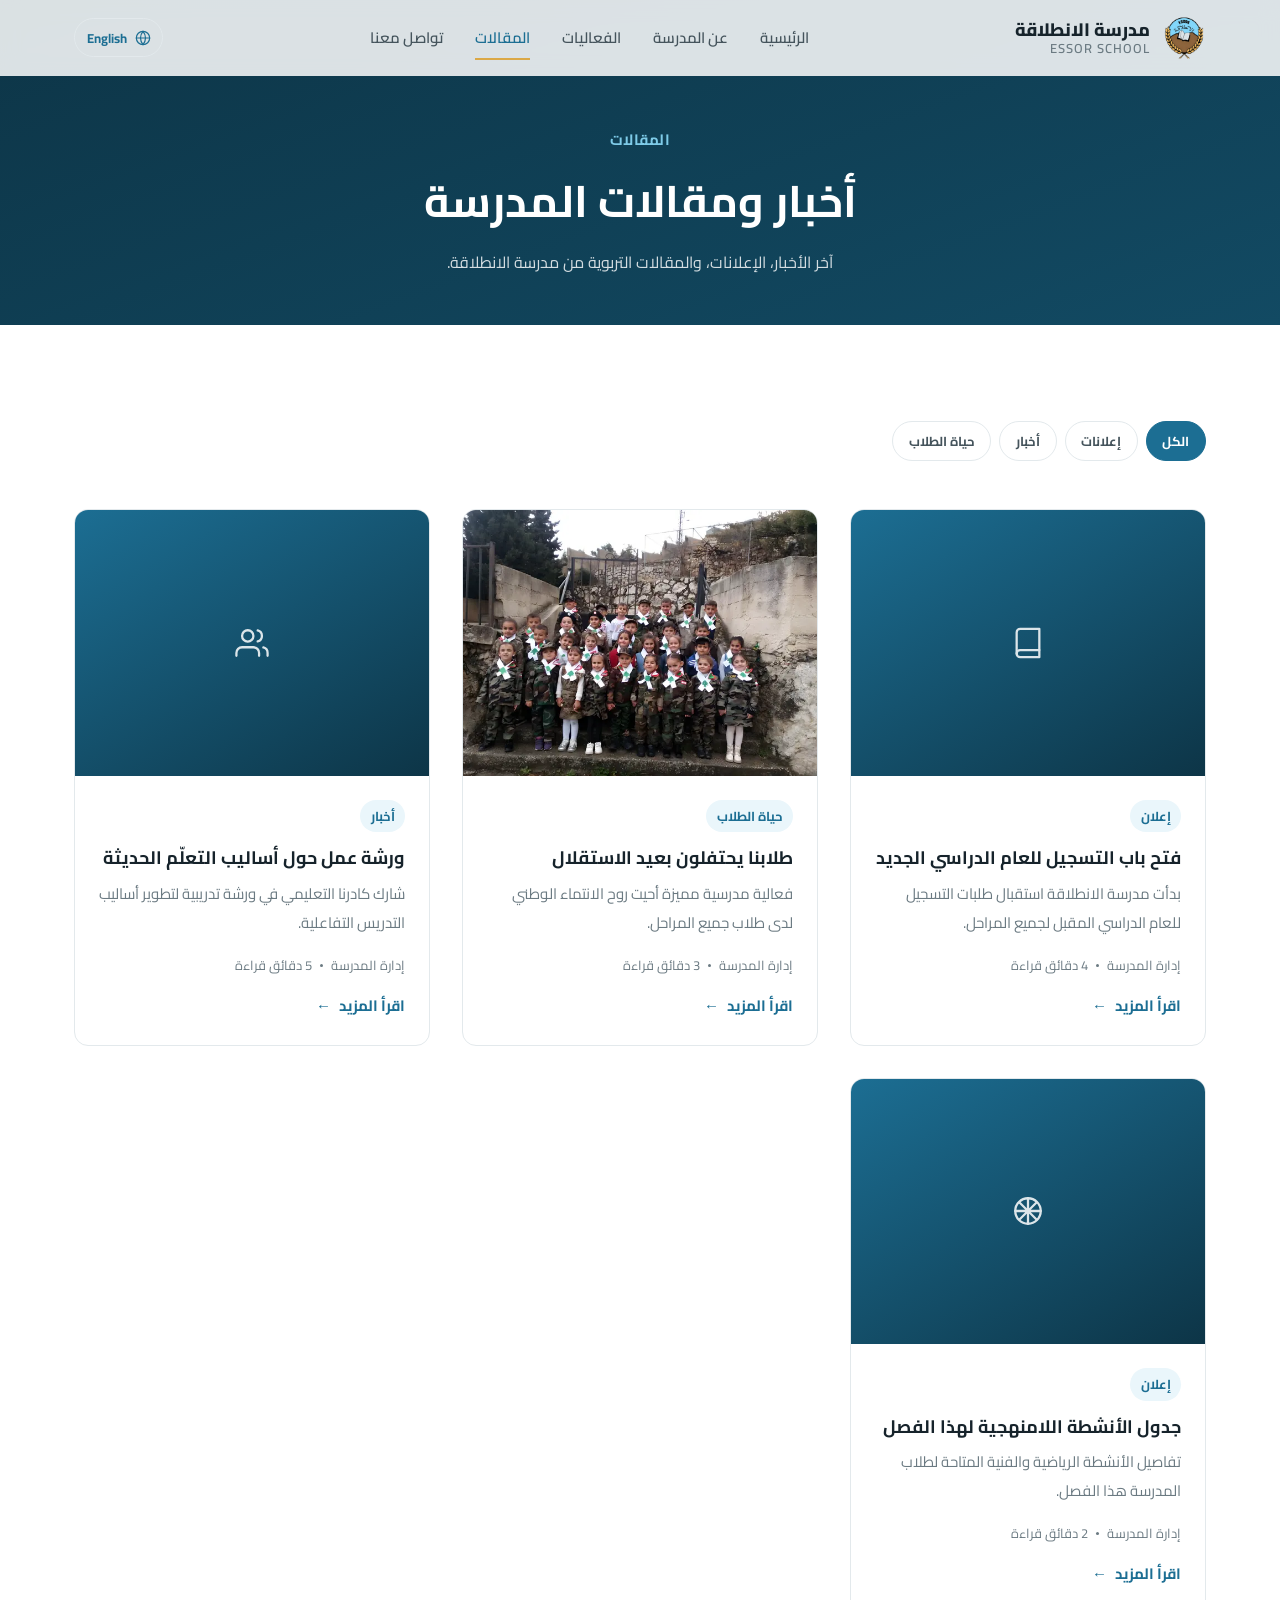
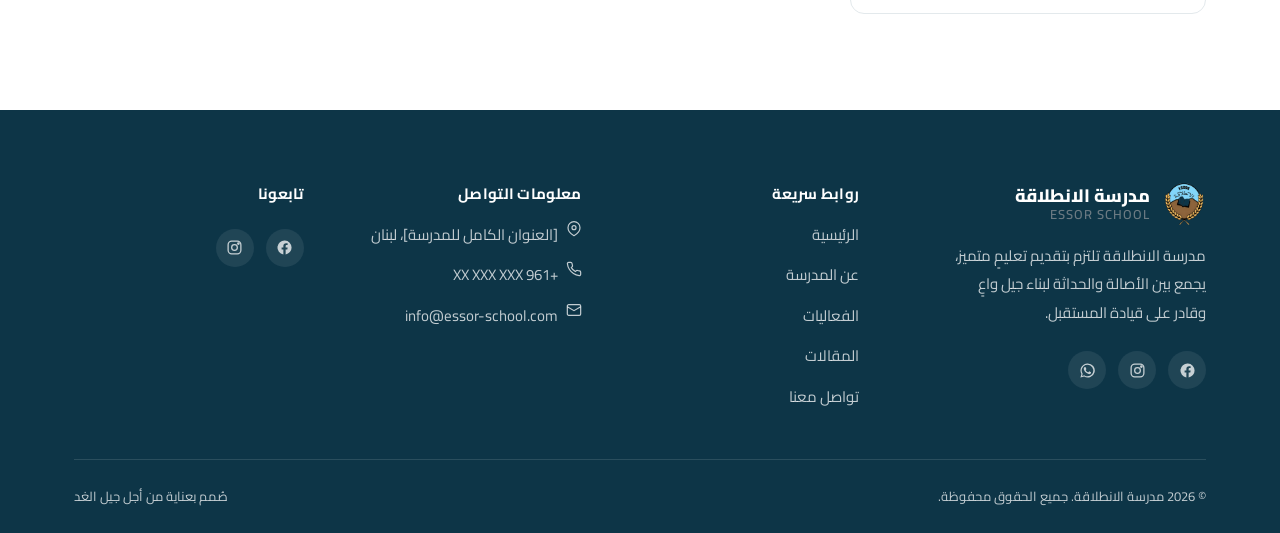
<file: articles.html>
<!DOCTYPE html>
<html lang="ar" dir="rtl">
<head>
<meta charset="UTF-8">
<script>
(function () {
  try {
    var l = localStorage.getItem('essor-lang');
    if (l !== 'en' && l !== 'ar') l = 'ar';
    document.documentElement.setAttribute('lang', l);
    document.documentElement.setAttribute('dir', l === 'ar' ? 'rtl' : 'ltr');
  } catch (e) {}
})();
</script>
<meta name="viewport" content="width=device-width, initial-scale=1.0">
<title data-i18n-title="meta.siteName">المقالات | مدرسة الانطلاقة</title>
<meta name="description" content="أخبار ومقالات مدرسة الانطلاقة">
<link rel="preconnect" href="https://fonts.googleapis.com">
<link rel="preconnect" href="https://fonts.gstatic.com" crossorigin>
<link href="https://fonts.googleapis.com/css2?family=Cairo:wght@400;500;600;700;800&display=swap" rel="stylesheet">
<link rel="icon" href="assets/images/brand/favicon.ico" sizes="any">
<link rel="icon" href="assets/images/brand/favicon-src.png" type="image/png">
<link rel="apple-touch-icon" href="assets/images/brand/logo-sm.png">
<link rel="stylesheet" href="assets/css/style.css">
</head>
<body data-page="articles">

<header class="site-header">
  <div class="container">
    <a href="index.html" class="brand">
      <img src="assets/images/brand/logo.png" alt="Essor School" width="44" height="44">
      <span class="brand-text">
        <span class="name-ar" data-i18n="meta.siteName">مدرسة الانطلاقة</span>
        <span class="name-en">ESSOR SCHOOL</span>
      </span>
    </a>
    <nav class="main-nav" aria-label="Main navigation">
      <ul>
        <li><a href="index.html" data-nav-link="home" data-i18n="nav.home">الرئيسية</a></li>
        <li><a href="about.html" data-nav-link="about" data-i18n="nav.about">عن المدرسة</a></li>
        <li><a href="events.html" data-nav-link="events" data-i18n="nav.events">الفعاليات</a></li>
        <li><a href="articles.html" data-nav-link="articles" data-i18n="nav.articles">المقالات</a></li>
        <li><a href="contact.html" data-nav-link="contact" data-i18n="nav.contact">تواصل معنا</a></li>
      </ul>
    </nav>
    <div class="header-actions">
      <button class="lang-toggle" data-lang-toggle type="button">
        <svg width="16" height="16" viewBox="0 0 24 24" fill="none" stroke="currentColor" stroke-width="1.8" stroke-linecap="round" stroke-linejoin="round"><circle cx="12" cy="12" r="10"/><line x1="2" y1="12" x2="22" y2="12"/><path d="M12 2a15.3 15.3 0 0 1 0 20a15.3 15.3 0 0 1 0-20"/></svg>
        <span data-i18n="common.langSwitch">English</span>
      </button>
      <button class="nav-toggle" aria-label="Menu" aria-expanded="false">
        <span></span><span></span><span></span>
      </button>
    </div>
  </div>
</header>

<div class="mobile-nav">
  <ul>
    <li><a href="index.html" data-nav-link="home" data-i18n="nav.home">الرئيسية</a></li>
    <li><a href="about.html" data-nav-link="about" data-i18n="nav.about">عن المدرسة</a></li>
    <li><a href="events.html" data-nav-link="events" data-i18n="nav.events">الفعاليات</a></li>
    <li><a href="articles.html" data-nav-link="articles" data-i18n="nav.articles">المقالات</a></li>
    <li><a href="contact.html" data-nav-link="contact" data-i18n="nav.contact">تواصل معنا</a></li>
  </ul>
</div>

<main>

  <section class="page-hero">
    <div class="container">
      <span class="eyebrow" data-i18n="articles.hero.eyebrow">المقالات</span>
      <h1 data-i18n="articles.hero.title">أخبار ومقالات المدرسة</h1>
      <p data-i18n="articles.hero.lead">آخر الأخبار، الإعلانات، والمقالات التربوية من مدرسة الانطلاقة.</p>
    </div>
  </section>

  <section>
    <div class="container">

      <div class="filter-row" data-filter-row>
        <button class="filter-btn active" data-filter="all" data-i18n="articles.filters.all">الكل</button>
        <button class="filter-btn" data-filter="announcements" data-i18n="articles.filters.announcements">إعلانات</button>
        <button class="filter-btn" data-filter="news" data-i18n="articles.filters.news">أخبار</button>
        <button class="filter-btn" data-filter="studentLife" data-i18n="articles.filters.studentLife">حياة الطلاب</button>
      </div>

      <div class="grid grid-3" data-reveal-group>

        <article class="card media-card" data-category="announcements">
          <figure>
            <div class="media-placeholder">
              <svg viewBox="0 0 24 24" fill="none" stroke="currentColor" stroke-width="1.6" stroke-linecap="round" stroke-linejoin="round"><path d="M4 19.5A2.5 2.5 0 0 1 6.5 17H20"/><path d="M6.5 2H20v20H6.5A2.5 2.5 0 0 1 4 19.5v-15A2.5 2.5 0 0 1 6.5 2z"/></svg>
            </div>
          </figure>
          <div class="body">
            <span class="tag" data-i18n="articles.a1tag">إعلان</span>
            <h3 data-i18n="articles.a1title">فتح باب التسجيل للعام الدراسي الجديد</h3>
            <p data-i18n="articles.a1excerpt">بدأت مدرسة الانطلاقة استقبال طلبات التسجيل للعام الدراسي المقبل لجميع المراحل.</p>
            <div class="meta">
              <span data-i18n="articles.author">إدارة المدرسة</span>
              <span class="dot"></span>
              <span>4 <span data-i18n="articles.minRead">دقائق قراءة</span></span>
            </div>
            <a href="#" class="card-link">
              <span data-i18n="common.readMore">اقرأ المزيد</span>
              <span class="icon-arrow" aria-hidden="true">→</span>
            </a>
          </div>
        </article>

        <article class="card media-card" data-category="studentLife">
          <figure>
            <picture>
              <source srcset="assets/images/events/event-independence-day-1-thumb.webp" type="image/webp">
              <img src="assets/images/events/event-independence-day-1-thumb.jpg" alt="طلاب مدرسة الانطلاقة يحتفلون بعيد الاستقلال" loading="lazy" width="640" height="480">
            </picture>
          </figure>
          <div class="body">
            <span class="tag" data-i18n="articles.a2tag">حياة الطلاب</span>
            <h3 data-i18n="articles.a2title">طلابنا يحتفلون بعيد الاستقلال</h3>
            <p data-i18n="articles.a2excerpt">فعالية مدرسية مميزة أحيت روح الانتماء الوطني لدى طلاب جميع المراحل.</p>
            <div class="meta">
              <span data-i18n="articles.author">إدارة المدرسة</span>
              <span class="dot"></span>
              <span>3 <span data-i18n="articles.minRead">دقائق قراءة</span></span>
            </div>
            <a href="events.html" class="card-link">
              <span data-i18n="common.readMore">اقرأ المزيد</span>
              <span class="icon-arrow" aria-hidden="true">→</span>
            </a>
          </div>
        </article>

        <article class="card media-card" data-category="news">
          <figure>
            <div class="media-placeholder">
              <svg viewBox="0 0 24 24" fill="none" stroke="currentColor" stroke-width="1.6" stroke-linecap="round" stroke-linejoin="round"><path d="M17 21v-2a4 4 0 0 0-4-4H5a4 4 0 0 0-4 4v2"/><circle cx="9" cy="7" r="4"/><path d="M23 21v-2a4 4 0 0 0-3-3.87"/><path d="M16 3.13a4 4 0 0 1 0 7.75"/></svg>
            </div>
          </figure>
          <div class="body">
            <span class="tag" data-i18n="articles.a3tag">أخبار</span>
            <h3 data-i18n="articles.a3title">ورشة عمل حول أساليب التعلّم الحديثة</h3>
            <p data-i18n="articles.a3excerpt">شارك كادرنا التعليمي في ورشة تدريبية لتطوير أساليب التدريس التفاعلية.</p>
            <div class="meta">
              <span data-i18n="articles.author">إدارة المدرسة</span>
              <span class="dot"></span>
              <span>5 <span data-i18n="articles.minRead">دقائق قراءة</span></span>
            </div>
            <a href="#" class="card-link">
              <span data-i18n="common.readMore">اقرأ المزيد</span>
              <span class="icon-arrow" aria-hidden="true">→</span>
            </a>
          </div>
        </article>

        <article class="card media-card" data-category="announcements">
          <figure>
            <div class="media-placeholder">
              <svg viewBox="0 0 24 24" fill="none" stroke="currentColor" stroke-width="1.6" stroke-linecap="round" stroke-linejoin="round"><circle cx="12" cy="12" r="9"/><path d="M12 3v18M3 12h18M6 6l12 12M18 6 6 18"/></svg>
            </div>
          </figure>
          <div class="body">
            <span class="tag" data-i18n="articles.a4tag">إعلان</span>
            <h3 data-i18n="articles.a4title">جدول الأنشطة اللامنهجية لهذا الفصل</h3>
            <p data-i18n="articles.a4excerpt">تفاصيل الأنشطة الرياضية والفنية المتاحة لطلاب المدرسة هذا الفصل.</p>
            <div class="meta">
              <span data-i18n="articles.author">إدارة المدرسة</span>
              <span class="dot"></span>
              <span>2 <span data-i18n="articles.minRead">دقائق قراءة</span></span>
            </div>
            <a href="#" class="card-link">
              <span data-i18n="common.readMore">اقرأ المزيد</span>
              <span class="icon-arrow" aria-hidden="true">→</span>
            </a>
          </div>
        </article>

      </div>
    </div>
  </section>

</main>

<footer class="site-footer">
  <div class="container">
    <div class="footer-grid">
      <div class="footer-brand">
        <a href="index.html" class="brand">
          <img src="assets/images/brand/logo.png" alt="Essor School" width="40" height="40">
          <span class="brand-text">
            <span class="name-ar" data-i18n="meta.siteName">مدرسة الانطلاقة</span>
            <span class="name-en">ESSOR SCHOOL</span>
          </span>
        </a>
        <p data-i18n="footer.about">مدرسة الانطلاقة تلتزم بتقديم تعليمٍ متميز يبني جيل الغد.</p>
        <div class="social-row">
          <a href="#" aria-label="Facebook"><svg width="17" height="17" viewBox="0 0 24 24" fill="currentColor"><path d="M22 12a10 10 0 1 0-11.6 9.9v-7H7.9V12h2.5V9.8c0-2.5 1.5-3.9 3.8-3.9 1.1 0 2.2.2 2.2.2v2.4h-1.2c-1.2 0-1.6.8-1.6 1.6V12h2.8l-.4 2.9h-2.4v7A10 10 0 0 0 22 12z"/></svg></a>
          <a href="#" aria-label="Instagram"><svg width="17" height="17" viewBox="0 0 24 24" fill="none" stroke="currentColor" stroke-width="1.8"><rect x="3" y="3" width="18" height="18" rx="5"/><circle cx="12" cy="12" r="4"/><circle cx="17.5" cy="6.5" r="1"/></svg></a>
          <a href="#" aria-label="WhatsApp"><svg width="17" height="17" viewBox="0 0 24 24" fill="currentColor"><path d="M12 2a10 10 0 0 0-8.6 15L2 22l5.2-1.4A10 10 0 1 0 12 2zm0 18.2a8.1 8.1 0 0 1-4.2-1.2l-.3-.2-3.1.8.8-3-.2-.3A8.2 8.2 0 1 1 12 20.2zm4.5-6.1c-.2-.1-1.4-.7-1.7-.8-.2-.1-.4-.1-.6.1-.2.2-.6.8-.8 1-.1.2-.3.2-.5.1a6.6 6.6 0 0 1-2-1.2 7.3 7.3 0 0 1-1.3-1.7c-.1-.2 0-.4.1-.5l.4-.5c.1-.2.2-.3.2-.5.1-.2 0-.3 0-.5s-.6-1.5-.9-2c-.2-.5-.4-.4-.6-.4h-.5a1 1 0 0 0-.7.3 3 3 0 0 0-.9 2.2c0 1.3.9 2.6 1 2.8.1.2 1.8 2.8 4.4 3.9.6.3 1.1.4 1.5.6.6.2 1.2.1 1.6.1.5-.1 1.4-.6 1.6-1.1.2-.5.2-1 .1-1.1z"/></svg></a>
        </div>
      </div>
      <div class="footer-col">
        <h4 data-i18n="footer.quickLinks">روابط سريعة</h4>
        <ul>
          <li><a href="index.html" data-i18n="nav.home">الرئيسية</a></li>
          <li><a href="about.html" data-i18n="nav.about">عن المدرسة</a></li>
          <li><a href="events.html" data-i18n="nav.events">الفعاليات</a></li>
          <li><a href="articles.html" data-i18n="nav.articles">المقالات</a></li>
          <li><a href="contact.html" data-i18n="nav.contact">تواصل معنا</a></li>
        </ul>
      </div>
      <div class="footer-col">
        <h4 data-i18n="footer.contactInfo">معلومات التواصل</h4>
        <ul>
          <li><svg width="16" height="16" viewBox="0 0 24 24" fill="none" stroke="currentColor" stroke-width="1.8"><path d="M21 10c0 7-9 12-9 12s-9-5-9-12a9 9 0 0 1 18 0z"/><circle cx="12" cy="10" r="3"/></svg><address data-i18n="footer.address">[العنوان الكامل للمدرسة]، لبنان</address></li>
          <li><svg width="16" height="16" viewBox="0 0 24 24" fill="none" stroke="currentColor" stroke-width="1.8"><path d="M22 16.9v3a2 2 0 0 1-2.2 2 19.8 19.8 0 0 1-8.6-3.1 19.5 19.5 0 0 1-6-6 19.8 19.8 0 0 1-3.1-8.7A2 2 0 0 1 4.1 2h3a2 2 0 0 1 2 1.7c.1 1 .3 2 .6 2.9a2 2 0 0 1-.5 2.1L8 9.9a16 16 0 0 0 6 6l1.2-1.2a2 2 0 0 1 2.1-.5c.9.3 1.9.5 2.9.6a2 2 0 0 1 1.8 2.1z"/></svg><a href="tel:+961" data-i18n="footer.phone">+961 XX XXX XXX</a></li>
          <li><svg width="16" height="16" viewBox="0 0 24 24" fill="none" stroke="currentColor" stroke-width="1.8"><rect x="2" y="4" width="20" height="16" rx="2"/><path d="m2 7 10 6 10-6"/></svg><a href="mailto:info@essor-school.com" data-i18n="footer.email">info@essor-school.com</a></li>
        </ul>
      </div>
      <div class="footer-col">
        <h4 data-i18n="footer.followUs">تابعونا</h4>
        <div class="social-row">
          <a href="#" aria-label="Facebook"><svg width="17" height="17" viewBox="0 0 24 24" fill="currentColor"><path d="M22 12a10 10 0 1 0-11.6 9.9v-7H7.9V12h2.5V9.8c0-2.5 1.5-3.9 3.8-3.9 1.1 0 2.2.2 2.2.2v2.4h-1.2c-1.2 0-1.6.8-1.6 1.6V12h2.8l-.4 2.9h-2.4v7A10 10 0 0 0 22 12z"/></svg></a>
          <a href="#" aria-label="Instagram"><svg width="17" height="17" viewBox="0 0 24 24" fill="none" stroke="currentColor" stroke-width="1.8"><rect x="3" y="3" width="18" height="18" rx="5"/><circle cx="12" cy="12" r="4"/><circle cx="17.5" cy="6.5" r="1"/></svg></a>
        </div>
      </div>
    </div>
    <div class="footer-bottom">
      <p data-i18n="footer.rights">© 2026 مدرسة الانطلاقة. جميع الحقوق محفوظة.</p>
      <p data-i18n="footer.madeWith">صُمم بعناية من أجل جيل الغد</p>
    </div>
  </div>
</footer>

<button class="to-top" data-i18n-aria="common.toTop" aria-label="Back to top">
  <svg width="18" height="18" viewBox="0 0 24 24" fill="none" stroke="currentColor" stroke-width="2" stroke-linecap="round" stroke-linejoin="round"><line x1="12" y1="19" x2="12" y2="5"/><polyline points="5 12 12 5 19 12"/></svg>
</button>

<script src="assets/js/i18n.js"></script>
<script src="assets/js/main.js"></script>
</body>
</html>
</file>
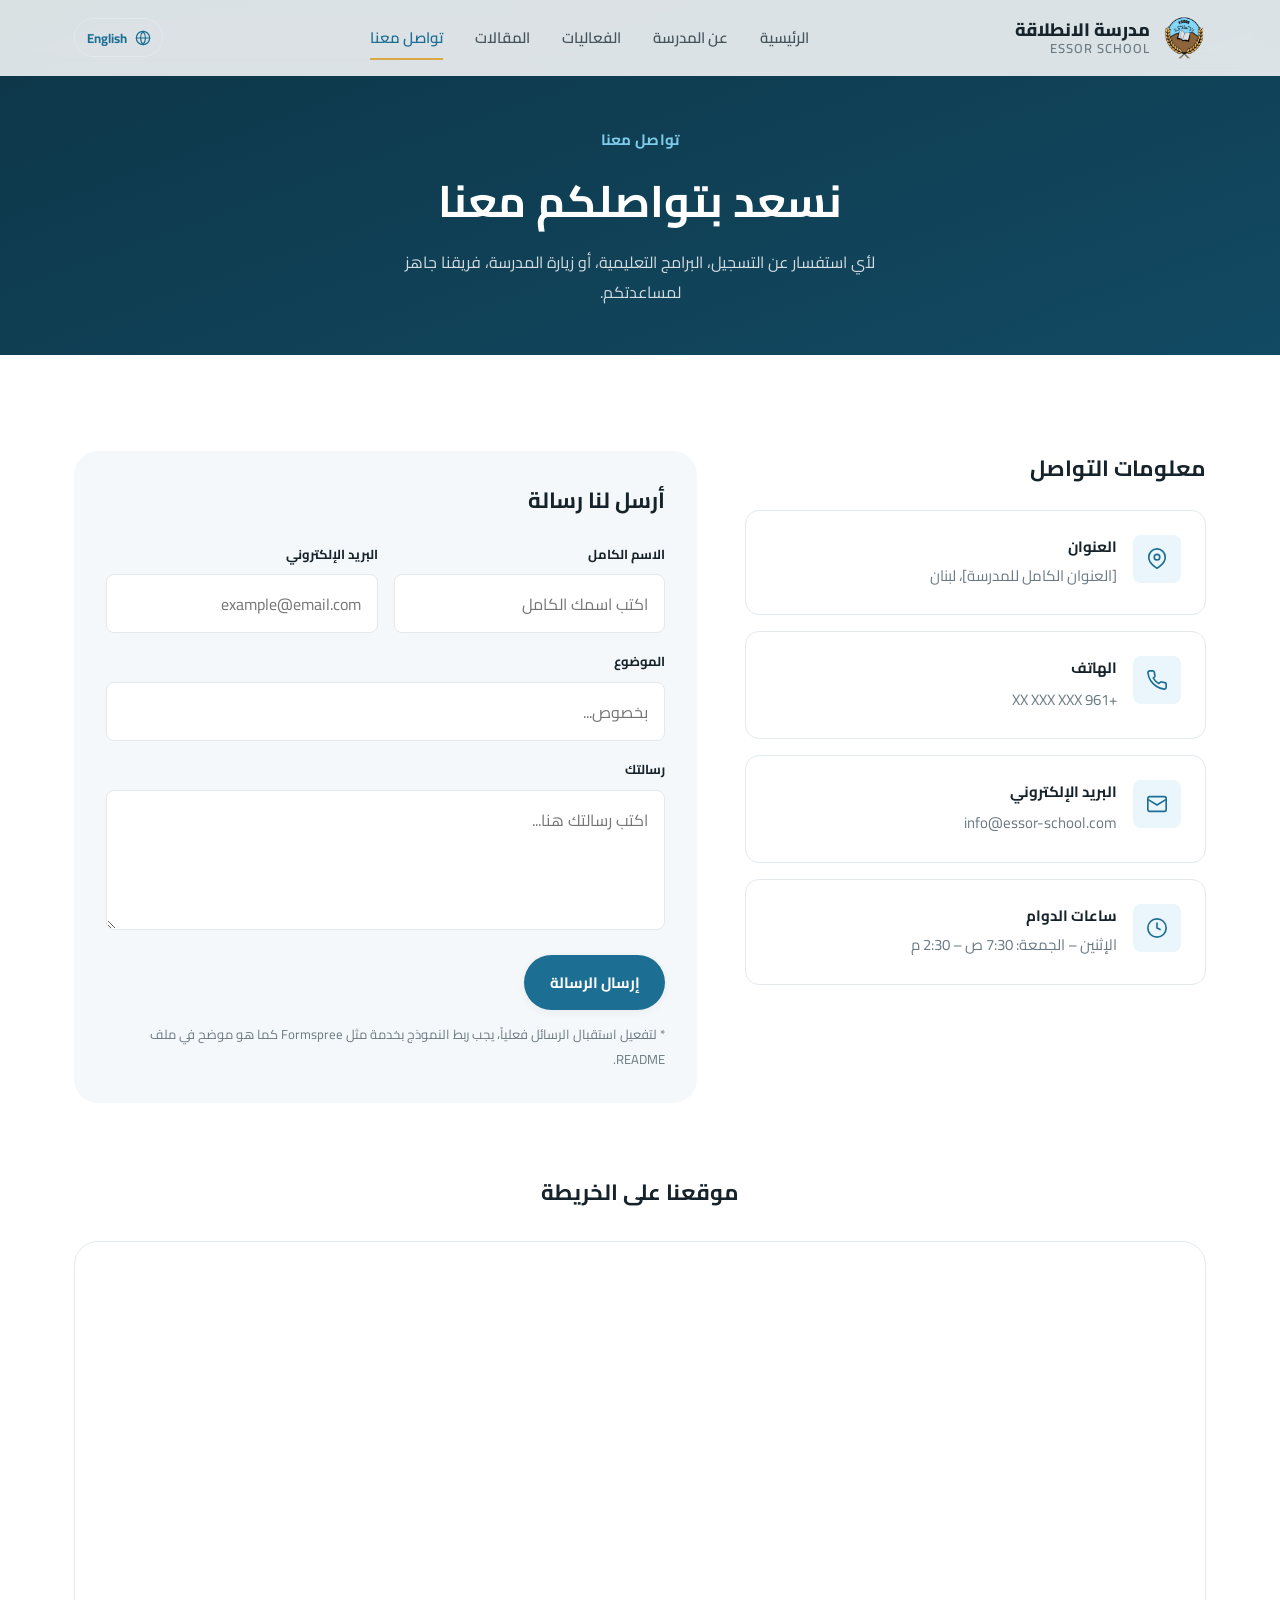
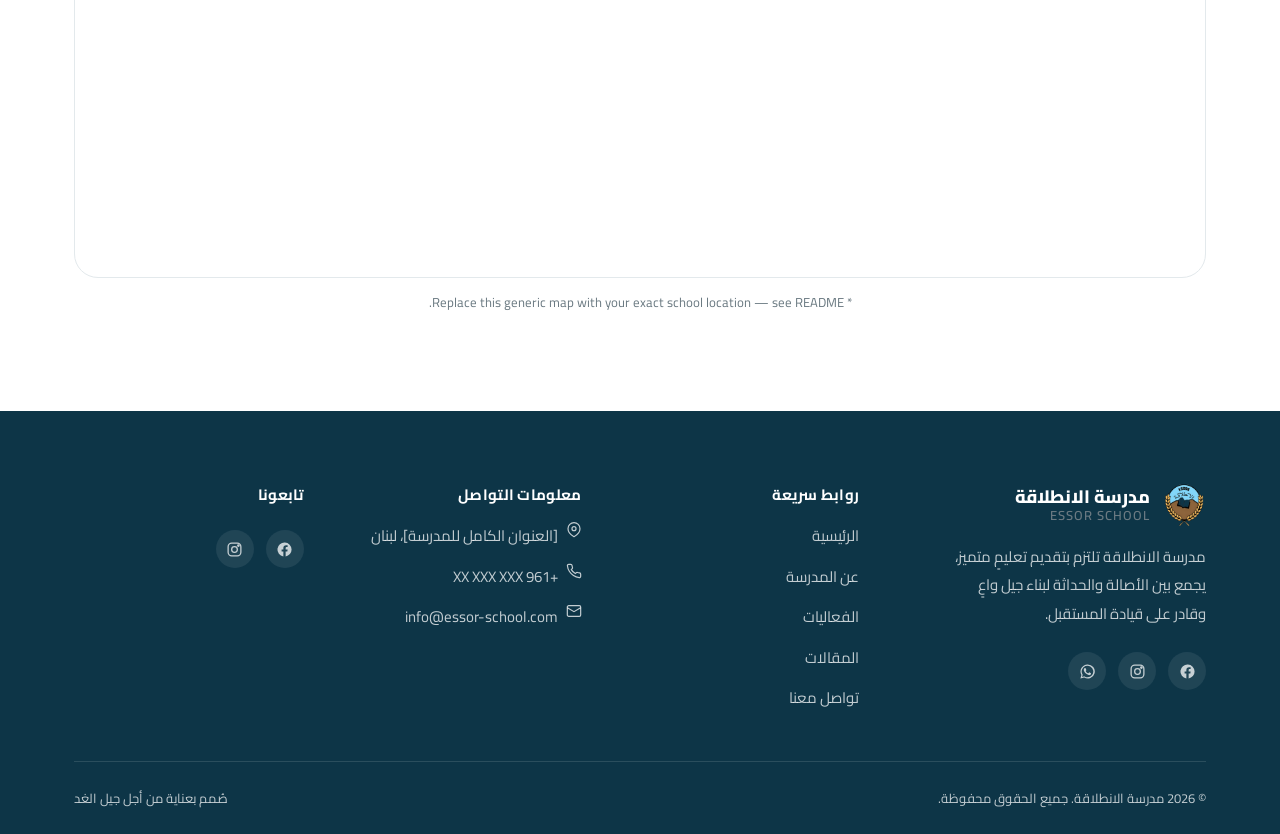
<file: contact.html>
<!DOCTYPE html>
<html lang="ar" dir="rtl">
<head>
<meta charset="UTF-8">
<script>
(function () {
  try {
    var l = localStorage.getItem('essor-lang');
    if (l !== 'en' && l !== 'ar') l = 'ar';
    document.documentElement.setAttribute('lang', l);
    document.documentElement.setAttribute('dir', l === 'ar' ? 'rtl' : 'ltr');
  } catch (e) {}
})();
</script>
<meta name="viewport" content="width=device-width, initial-scale=1.0">
<title data-i18n-title="meta.siteName">تواصل معنا | مدرسة الانطلاقة</title>
<meta name="description" content="تواصلوا مع مدرسة الانطلاقة عبر النموذج أو الهاتف أو البريد الإلكتروني">
<link rel="preconnect" href="https://fonts.googleapis.com">
<link rel="preconnect" href="https://fonts.gstatic.com" crossorigin>
<link href="https://fonts.googleapis.com/css2?family=Cairo:wght@400;500;600;700;800&display=swap" rel="stylesheet">
<link rel="icon" href="assets/images/brand/favicon.ico" sizes="any">
<link rel="icon" href="assets/images/brand/favicon-src.png" type="image/png">
<link rel="apple-touch-icon" href="assets/images/brand/logo-sm.png">
<link rel="stylesheet" href="assets/css/style.css">
</head>
<body data-page="contact">

<header class="site-header">
  <div class="container">
    <a href="index.html" class="brand">
      <img src="assets/images/brand/logo.png" alt="Essor School" width="44" height="44">
      <span class="brand-text">
        <span class="name-ar" data-i18n="meta.siteName">مدرسة الانطلاقة</span>
        <span class="name-en">ESSOR SCHOOL</span>
      </span>
    </a>
    <nav class="main-nav" aria-label="Main navigation">
      <ul>
        <li><a href="index.html" data-nav-link="home" data-i18n="nav.home">الرئيسية</a></li>
        <li><a href="about.html" data-nav-link="about" data-i18n="nav.about">عن المدرسة</a></li>
        <li><a href="events.html" data-nav-link="events" data-i18n="nav.events">الفعاليات</a></li>
        <li><a href="articles.html" data-nav-link="articles" data-i18n="nav.articles">المقالات</a></li>
        <li><a href="contact.html" data-nav-link="contact" data-i18n="nav.contact">تواصل معنا</a></li>
      </ul>
    </nav>
    <div class="header-actions">
      <button class="lang-toggle" data-lang-toggle type="button">
        <svg width="16" height="16" viewBox="0 0 24 24" fill="none" stroke="currentColor" stroke-width="1.8" stroke-linecap="round" stroke-linejoin="round"><circle cx="12" cy="12" r="10"/><line x1="2" y1="12" x2="22" y2="12"/><path d="M12 2a15.3 15.3 0 0 1 0 20a15.3 15.3 0 0 1 0-20"/></svg>
        <span data-i18n="common.langSwitch">English</span>
      </button>
      <button class="nav-toggle" aria-label="Menu" aria-expanded="false">
        <span></span><span></span><span></span>
      </button>
    </div>
  </div>
</header>

<div class="mobile-nav">
  <ul>
    <li><a href="index.html" data-nav-link="home" data-i18n="nav.home">الرئيسية</a></li>
    <li><a href="about.html" data-nav-link="about" data-i18n="nav.about">عن المدرسة</a></li>
    <li><a href="events.html" data-nav-link="events" data-i18n="nav.events">الفعاليات</a></li>
    <li><a href="articles.html" data-nav-link="articles" data-i18n="nav.articles">المقالات</a></li>
    <li><a href="contact.html" data-nav-link="contact" data-i18n="nav.contact">تواصل معنا</a></li>
  </ul>
</div>

<main>

  <section class="page-hero">
    <div class="container">
      <span class="eyebrow" data-i18n="contact.hero.eyebrow">تواصل معنا</span>
      <h1 data-i18n="contact.hero.title">نسعد بتواصلكم معنا</h1>
      <p data-i18n="contact.hero.lead">لأي استفسار عن التسجيل، البرامج التعليمية، أو زيارة المدرسة، فريقنا جاهز لمساعدتكم.</p>
    </div>
  </section>

  <section id="contact-info">
    <div class="container">
      <div class="contact-grid">

        <div data-reveal>
          <h2 style="font-size:var(--fs-lg);margin-block-end:var(--sp-5)" data-i18n="contact.infoTitle">معلومات التواصل</h2>

          <div class="contact-info-card">
            <div class="icon"><svg width="22" height="22" viewBox="0 0 24 24" fill="none" stroke="currentColor" stroke-width="1.8"><path d="M21 10c0 7-9 12-9 12s-9-5-9-12a9 9 0 0 1 18 0z"/><circle cx="12" cy="10" r="3"/></svg></div>
            <div>
              <h3 data-i18n="contact.addressTitle">العنوان</h3>
              <p data-i18n="contact.addressText">[العنوان الكامل للمدرسة]، لبنان</p>
            </div>
          </div>

          <div class="contact-info-card">
            <div class="icon"><svg width="22" height="22" viewBox="0 0 24 24" fill="none" stroke="currentColor" stroke-width="1.8"><path d="M22 16.9v3a2 2 0 0 1-2.2 2 19.8 19.8 0 0 1-8.6-3.1 19.5 19.5 0 0 1-6-6 19.8 19.8 0 0 1-3.1-8.7A2 2 0 0 1 4.1 2h3a2 2 0 0 1 2 1.7c.1 1 .3 2 .6 2.9a2 2 0 0 1-.5 2.1L8 9.9a16 16 0 0 0 6 6l1.2-1.2a2 2 0 0 1 2.1-.5c.9.3 1.9.5 2.9.6a2 2 0 0 1 1.8 2.1z"/></svg></div>
            <div>
              <h3 data-i18n="contact.phoneTitle">الهاتف</h3>
              <a href="tel:+961" data-i18n="contact.phoneText">+961 XX XXX XXX</a>
            </div>
          </div>

          <div class="contact-info-card">
            <div class="icon"><svg width="22" height="22" viewBox="0 0 24 24" fill="none" stroke="currentColor" stroke-width="1.8"><rect x="2" y="4" width="20" height="16" rx="2"/><path d="m2 7 10 6 10-6"/></svg></div>
            <div>
              <h3 data-i18n="contact.emailTitle">البريد الإلكتروني</h3>
              <a href="mailto:info@essor-school.com" data-i18n="contact.emailText">info@essor-school.com</a>
            </div>
          </div>

          <div class="contact-info-card">
            <div class="icon"><svg width="22" height="22" viewBox="0 0 24 24" fill="none" stroke="currentColor" stroke-width="1.8"><circle cx="12" cy="12" r="10"/><polyline points="12 6 12 12 16 14"/></svg></div>
            <div>
              <h3 data-i18n="contact.hoursTitle">ساعات الدوام</h3>
              <p data-i18n="contact.hoursText">الإثنين – الجمعة: 7:30 ص – 2:30 م</p>
            </div>
          </div>
        </div>

        <div data-reveal>
          <form class="contact-form" data-contact-form>
            <h2 style="font-size:var(--fs-lg);margin-block-end:var(--sp-5)" data-i18n="contact.formTitle">أرسل لنا رسالة</h2>

            <div class="form-row two">
              <div class="field">
                <label for="cf-name" data-i18n="contact.formName">الاسم الكامل</label>
                <input type="text" id="cf-name" name="name" required data-i18n-placeholder="contact.formNamePh" placeholder="اكتب اسمك الكامل">
              </div>
              <div class="field">
                <label for="cf-email" data-i18n="contact.formEmail">البريد الإلكتروني</label>
                <input type="email" id="cf-email" name="email" required data-i18n-placeholder="contact.formEmailPh" placeholder="example@email.com">
              </div>
            </div>

            <div class="form-row">
              <div class="field">
                <label for="cf-subject" data-i18n="contact.formSubject">الموضوع</label>
                <input type="text" id="cf-subject" name="subject" data-i18n-placeholder="contact.formSubjectPh" placeholder="بخصوص...">
              </div>
            </div>

            <div class="form-row">
              <div class="field">
                <label for="cf-message" data-i18n="contact.formMessage">رسالتك</label>
                <textarea id="cf-message" name="message" required data-i18n-placeholder="contact.formMessagePh" placeholder="اكتب رسالتك هنا..."></textarea>
              </div>
            </div>

            <button type="submit" class="btn btn-primary" data-i18n="contact.formSubmit">إرسال الرسالة</button>

            <p class="form-note" data-i18n="contact.formNote">* لتفعيل استقبال الرسائل فعلياً، يجب ربط النموذج بخدمة مثل Formspree كما هو موضح في ملف README.</p>

            <p data-form-success hidden style="margin-block-start:var(--sp-4);color:var(--c-success);font-weight:700;font-size:var(--fs-sm)" data-i18n="contact.formSuccess">شكراً لتواصلكم! تم استلام رسالتكم وسنعاود التواصل معكم قريباً.</p>
          </form>
        </div>

      </div>

      <div data-reveal>
        <h2 class="text-center" style="font-size:var(--fs-lg);margin-block-start:var(--sp-8)" data-i18n="contact.mapTitle">موقعنا على الخريطة</h2>
        <div class="map-frame">
          <iframe src="https://maps.google.com/maps?q=Lebanon&z=8&output=embed" title="School location map" loading="lazy" referrerpolicy="no-referrer-when-downgrade"></iframe>
        </div>
        <p class="form-note text-center" style="margin-block-start:var(--sp-3)">* Replace this generic map with your exact school location — see README.</p>
      </div>
    </div>
  </section>

</main>

<footer class="site-footer">
  <div class="container">
    <div class="footer-grid">
      <div class="footer-brand">
        <a href="index.html" class="brand">
          <img src="assets/images/brand/logo.png" alt="Essor School" width="40" height="40">
          <span class="brand-text">
            <span class="name-ar" data-i18n="meta.siteName">مدرسة الانطلاقة</span>
            <span class="name-en">ESSOR SCHOOL</span>
          </span>
        </a>
        <p data-i18n="footer.about">مدرسة الانطلاقة تلتزم بتقديم تعليمٍ متميز يبني جيل الغد.</p>
        <div class="social-row">
          <a href="#" aria-label="Facebook"><svg width="17" height="17" viewBox="0 0 24 24" fill="currentColor"><path d="M22 12a10 10 0 1 0-11.6 9.9v-7H7.9V12h2.5V9.8c0-2.5 1.5-3.9 3.8-3.9 1.1 0 2.2.2 2.2.2v2.4h-1.2c-1.2 0-1.6.8-1.6 1.6V12h2.8l-.4 2.9h-2.4v7A10 10 0 0 0 22 12z"/></svg></a>
          <a href="#" aria-label="Instagram"><svg width="17" height="17" viewBox="0 0 24 24" fill="none" stroke="currentColor" stroke-width="1.8"><rect x="3" y="3" width="18" height="18" rx="5"/><circle cx="12" cy="12" r="4"/><circle cx="17.5" cy="6.5" r="1"/></svg></a>
          <a href="#" aria-label="WhatsApp"><svg width="17" height="17" viewBox="0 0 24 24" fill="currentColor"><path d="M12 2a10 10 0 0 0-8.6 15L2 22l5.2-1.4A10 10 0 1 0 12 2zm0 18.2a8.1 8.1 0 0 1-4.2-1.2l-.3-.2-3.1.8.8-3-.2-.3A8.2 8.2 0 1 1 12 20.2zm4.5-6.1c-.2-.1-1.4-.7-1.7-.8-.2-.1-.4-.1-.6.1-.2.2-.6.8-.8 1-.1.2-.3.2-.5.1a6.6 6.6 0 0 1-2-1.2 7.3 7.3 0 0 1-1.3-1.7c-.1-.2 0-.4.1-.5l.4-.5c.1-.2.2-.3.2-.5.1-.2 0-.3 0-.5s-.6-1.5-.9-2c-.2-.5-.4-.4-.6-.4h-.5a1 1 0 0 0-.7.3 3 3 0 0 0-.9 2.2c0 1.3.9 2.6 1 2.8.1.2 1.8 2.8 4.4 3.9.6.3 1.1.4 1.5.6.6.2 1.2.1 1.6.1.5-.1 1.4-.6 1.6-1.1.2-.5.2-1 .1-1.1z"/></svg></a>
        </div>
      </div>
      <div class="footer-col">
        <h4 data-i18n="footer.quickLinks">روابط سريعة</h4>
        <ul>
          <li><a href="index.html" data-i18n="nav.home">الرئيسية</a></li>
          <li><a href="about.html" data-i18n="nav.about">عن المدرسة</a></li>
          <li><a href="events.html" data-i18n="nav.events">الفعاليات</a></li>
          <li><a href="articles.html" data-i18n="nav.articles">المقالات</a></li>
          <li><a href="contact.html" data-i18n="nav.contact">تواصل معنا</a></li>
        </ul>
      </div>
      <div class="footer-col">
        <h4 data-i18n="footer.contactInfo">معلومات التواصل</h4>
        <ul>
          <li><svg width="16" height="16" viewBox="0 0 24 24" fill="none" stroke="currentColor" stroke-width="1.8"><path d="M21 10c0 7-9 12-9 12s-9-5-9-12a9 9 0 0 1 18 0z"/><circle cx="12" cy="10" r="3"/></svg><address data-i18n="footer.address">[العنوان الكامل للمدرسة]، لبنان</address></li>
          <li><svg width="16" height="16" viewBox="0 0 24 24" fill="none" stroke="currentColor" stroke-width="1.8"><path d="M22 16.9v3a2 2 0 0 1-2.2 2 19.8 19.8 0 0 1-8.6-3.1 19.5 19.5 0 0 1-6-6 19.8 19.8 0 0 1-3.1-8.7A2 2 0 0 1 4.1 2h3a2 2 0 0 1 2 1.7c.1 1 .3 2 .6 2.9a2 2 0 0 1-.5 2.1L8 9.9a16 16 0 0 0 6 6l1.2-1.2a2 2 0 0 1 2.1-.5c.9.3 1.9.5 2.9.6a2 2 0 0 1 1.8 2.1z"/></svg><a href="tel:+961" data-i18n="footer.phone">+961 XX XXX XXX</a></li>
          <li><svg width="16" height="16" viewBox="0 0 24 24" fill="none" stroke="currentColor" stroke-width="1.8"><rect x="2" y="4" width="20" height="16" rx="2"/><path d="m2 7 10 6 10-6"/></svg><a href="mailto:info@essor-school.com" data-i18n="footer.email">info@essor-school.com</a></li>
        </ul>
      </div>
      <div class="footer-col">
        <h4 data-i18n="footer.followUs">تابعونا</h4>
        <div class="social-row">
          <a href="#" aria-label="Facebook"><svg width="17" height="17" viewBox="0 0 24 24" fill="currentColor"><path d="M22 12a10 10 0 1 0-11.6 9.9v-7H7.9V12h2.5V9.8c0-2.5 1.5-3.9 3.8-3.9 1.1 0 2.2.2 2.2.2v2.4h-1.2c-1.2 0-1.6.8-1.6 1.6V12h2.8l-.4 2.9h-2.4v7A10 10 0 0 0 22 12z"/></svg></a>
          <a href="#" aria-label="Instagram"><svg width="17" height="17" viewBox="0 0 24 24" fill="none" stroke="currentColor" stroke-width="1.8"><rect x="3" y="3" width="18" height="18" rx="5"/><circle cx="12" cy="12" r="4"/><circle cx="17.5" cy="6.5" r="1"/></svg></a>
        </div>
      </div>
    </div>
    <div class="footer-bottom">
      <p data-i18n="footer.rights">© 2026 مدرسة الانطلاقة. جميع الحقوق محفوظة.</p>
      <p data-i18n="footer.madeWith">صُمم بعناية من أجل جيل الغد</p>
    </div>
  </div>
</footer>

<button class="to-top" data-i18n-aria="common.toTop" aria-label="Back to top">
  <svg width="18" height="18" viewBox="0 0 24 24" fill="none" stroke="currentColor" stroke-width="2" stroke-linecap="round" stroke-linejoin="round"><line x1="12" y1="19" x2="12" y2="5"/><polyline points="5 12 12 5 19 12"/></svg>
</button>

<script src="assets/js/i18n.js"></script>
<script src="assets/js/main.js"></script>
</body>
</html>
</file>
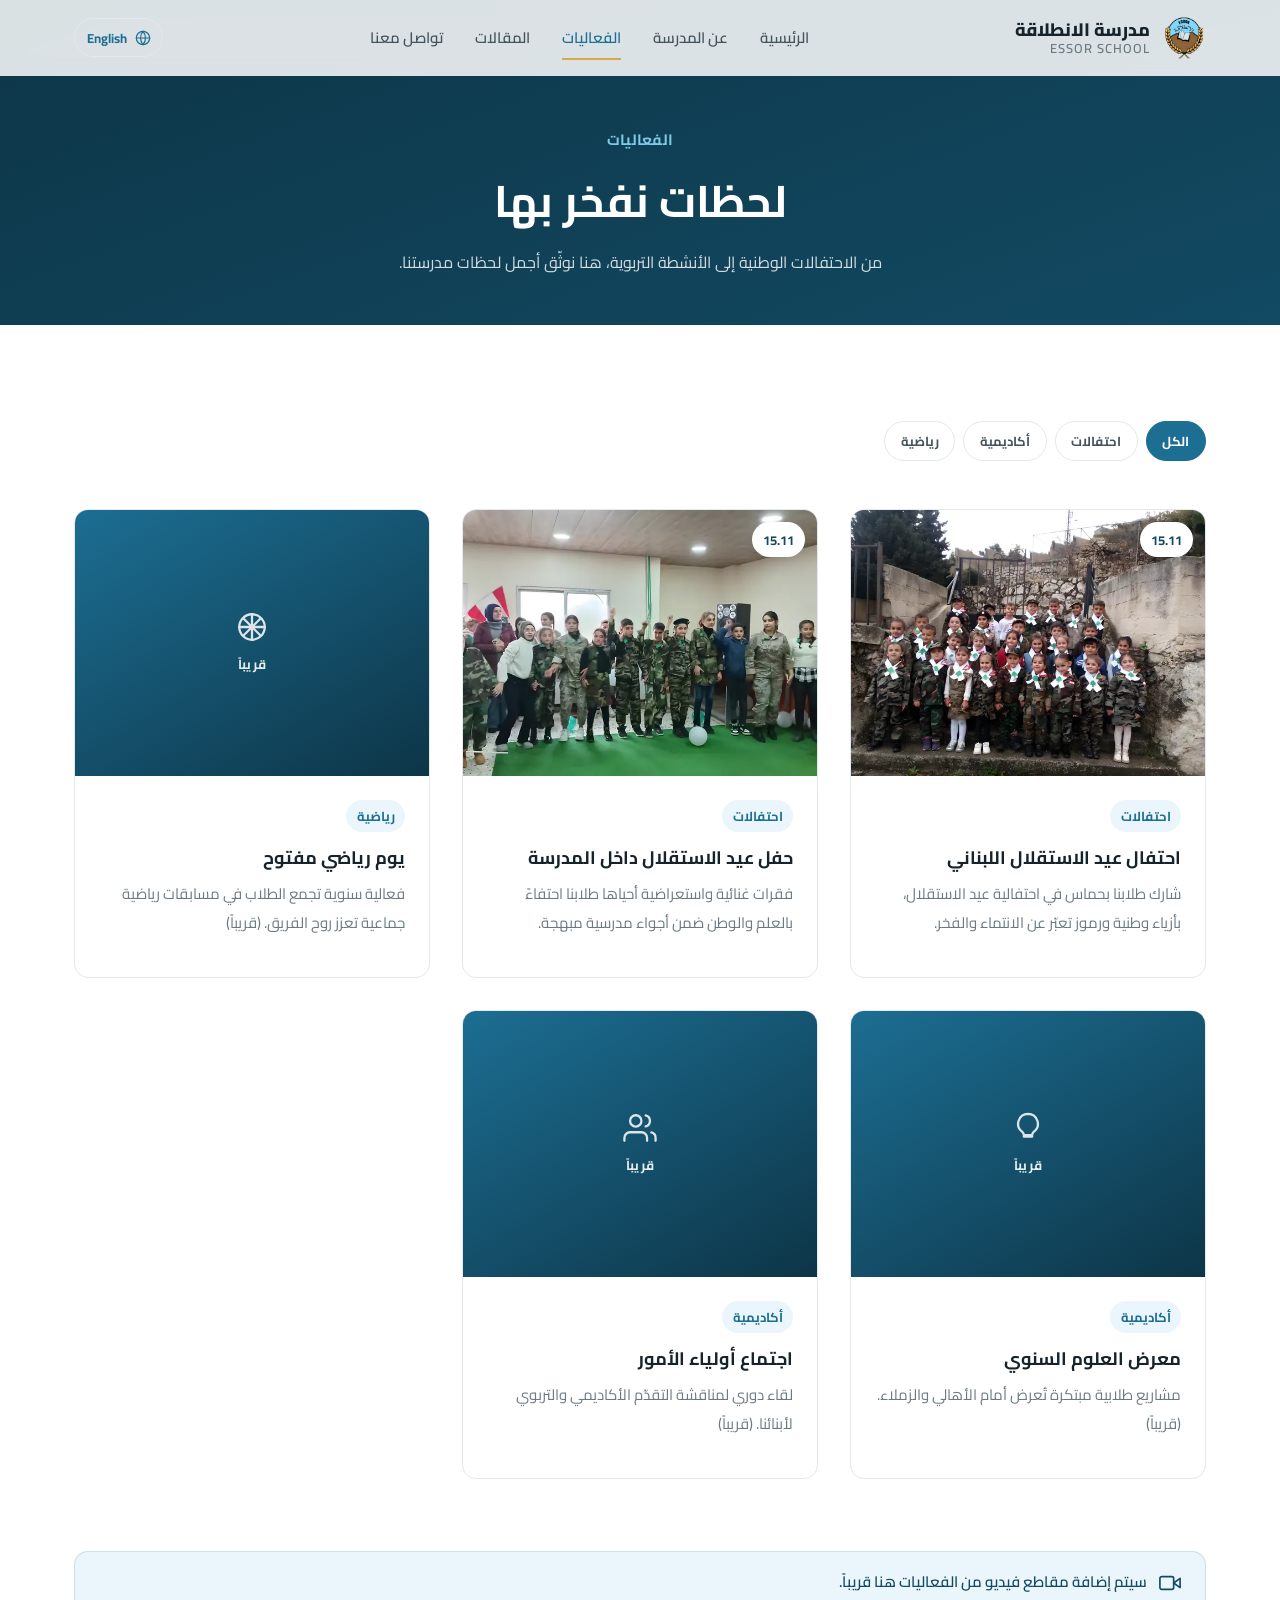
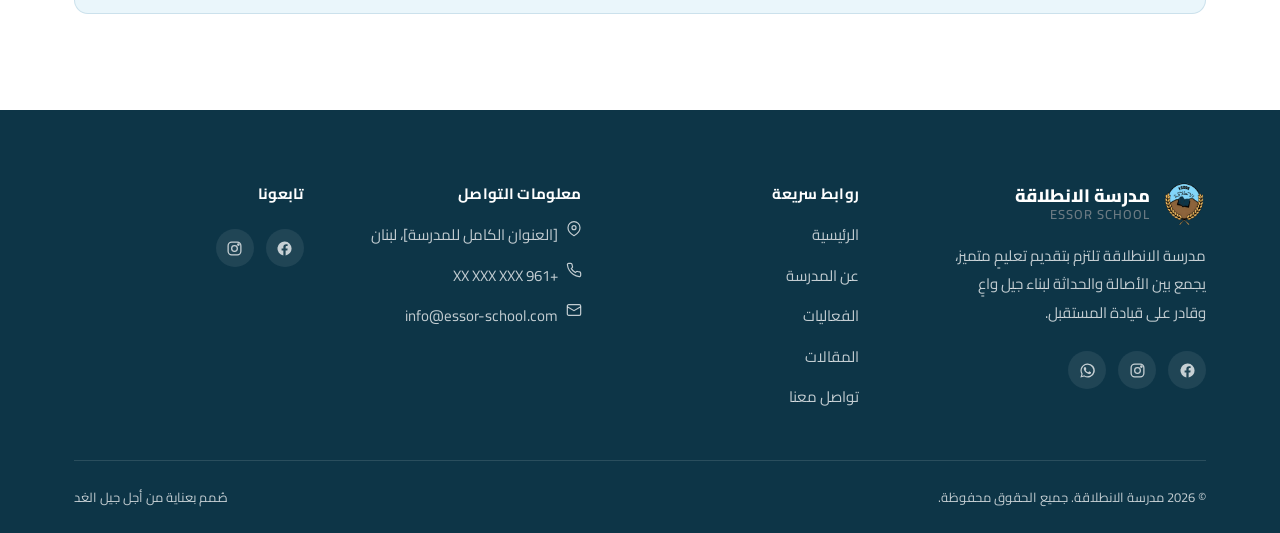
<file: events.html>
<!DOCTYPE html>
<html lang="ar" dir="rtl">
<head>
<meta charset="UTF-8">
<script>
(function () {
  try {
    var l = localStorage.getItem('essor-lang');
    if (l !== 'en' && l !== 'ar') l = 'ar';
    document.documentElement.setAttribute('lang', l);
    document.documentElement.setAttribute('dir', l === 'ar' ? 'rtl' : 'ltr');
  } catch (e) {}
})();
</script>
<meta name="viewport" content="width=device-width, initial-scale=1.0">
<title data-i18n-title="meta.siteName">الفعاليات | مدرسة الانطلاقة</title>
<meta name="description" content="فعاليات وأنشطة مدرسة الانطلاقة">
<link rel="preconnect" href="https://fonts.googleapis.com">
<link rel="preconnect" href="https://fonts.gstatic.com" crossorigin>
<link href="https://fonts.googleapis.com/css2?family=Cairo:wght@400;500;600;700;800&display=swap" rel="stylesheet">
<link rel="icon" href="assets/images/brand/favicon.ico" sizes="any">
<link rel="icon" href="assets/images/brand/favicon-src.png" type="image/png">
<link rel="apple-touch-icon" href="assets/images/brand/logo-sm.png">
<link rel="stylesheet" href="assets/css/style.css">
</head>
<body data-page="events">

<header class="site-header">
  <div class="container">
    <a href="index.html" class="brand">
      <img src="assets/images/brand/logo.png" alt="Essor School" width="44" height="44">
      <span class="brand-text">
        <span class="name-ar" data-i18n="meta.siteName">مدرسة الانطلاقة</span>
        <span class="name-en">ESSOR SCHOOL</span>
      </span>
    </a>
    <nav class="main-nav" aria-label="Main navigation">
      <ul>
        <li><a href="index.html" data-nav-link="home" data-i18n="nav.home">الرئيسية</a></li>
        <li><a href="about.html" data-nav-link="about" data-i18n="nav.about">عن المدرسة</a></li>
        <li><a href="events.html" data-nav-link="events" data-i18n="nav.events">الفعاليات</a></li>
        <li><a href="articles.html" data-nav-link="articles" data-i18n="nav.articles">المقالات</a></li>
        <li><a href="contact.html" data-nav-link="contact" data-i18n="nav.contact">تواصل معنا</a></li>
      </ul>
    </nav>
    <div class="header-actions">
      <button class="lang-toggle" data-lang-toggle type="button">
        <svg width="16" height="16" viewBox="0 0 24 24" fill="none" stroke="currentColor" stroke-width="1.8" stroke-linecap="round" stroke-linejoin="round"><circle cx="12" cy="12" r="10"/><line x1="2" y1="12" x2="22" y2="12"/><path d="M12 2a15.3 15.3 0 0 1 0 20a15.3 15.3 0 0 1 0-20"/></svg>
        <span data-i18n="common.langSwitch">English</span>
      </button>
      <button class="nav-toggle" aria-label="Menu" aria-expanded="false">
        <span></span><span></span><span></span>
      </button>
    </div>
  </div>
</header>

<div class="mobile-nav">
  <ul>
    <li><a href="index.html" data-nav-link="home" data-i18n="nav.home">الرئيسية</a></li>
    <li><a href="about.html" data-nav-link="about" data-i18n="nav.about">عن المدرسة</a></li>
    <li><a href="events.html" data-nav-link="events" data-i18n="nav.events">الفعاليات</a></li>
    <li><a href="articles.html" data-nav-link="articles" data-i18n="nav.articles">المقالات</a></li>
    <li><a href="contact.html" data-nav-link="contact" data-i18n="nav.contact">تواصل معنا</a></li>
  </ul>
</div>

<main>

  <section class="page-hero">
    <div class="container">
      <span class="eyebrow" data-i18n="events.hero.eyebrow">الفعاليات</span>
      <h1 data-i18n="events.hero.title">لحظات نفخر بها</h1>
      <p data-i18n="events.hero.lead">من الاحتفالات الوطنية إلى الأنشطة التربوية، هنا نوثّق أجمل لحظات مدرستنا.</p>
    </div>
  </section>

  <section>
    <div class="container">

      <div class="filter-row" data-filter-row>
        <button class="filter-btn active" data-filter="all" data-i18n="events.filters.all">الكل</button>
        <button class="filter-btn" data-filter="celebrations" data-i18n="events.filters.celebrations">احتفالات</button>
        <button class="filter-btn" data-filter="academic" data-i18n="events.filters.academic">أكاديمية</button>
        <button class="filter-btn" data-filter="sports" data-i18n="events.filters.sports">رياضية</button>
      </div>

      <div class="grid grid-3" data-reveal-group>

        <article class="card media-card" data-category="celebrations">
          <figure>
            <span class="date-badge">15.11</span>
            <picture>
              <source srcset="assets/images/events/event-independence-day-1-thumb.webp" type="image/webp">
              <img src="assets/images/events/event-independence-day-1-thumb.jpg" alt="احتفال عيد الاستقلال اللبناني" loading="lazy" width="640" height="480">
            </picture>
          </figure>
          <div class="body">
            <span class="tag" data-i18n="events.filters.celebrations">احتفالات</span>
            <h3 data-i18n="events.e1title">احتفال عيد الاستقلال اللبناني</h3>
            <p data-i18n="events.e1text">شارك طلابنا بحماس في احتفالية عيد الاستقلال، بأزياء وطنية ورموز تعبّر عن الانتماء والفخر.</p>
          </div>
        </article>

        <article class="card media-card" data-category="celebrations">
          <figure>
            <span class="date-badge">15.11</span>
            <picture>
              <source srcset="assets/images/events/event-independence-day-2-thumb.webp" type="image/webp">
              <img src="assets/images/events/event-independence-day-2-thumb.jpg" alt="حفل عيد الاستقلال داخل المدرسة" loading="lazy" width="640" height="480">
            </picture>
          </figure>
          <div class="body">
            <span class="tag" data-i18n="events.filters.celebrations">احتفالات</span>
            <h3 data-i18n="events.e2title">حفل عيد الاستقلال داخل المدرسة</h3>
            <p data-i18n="events.e2text">فقرات غنائية واستعراضية أحياها طلابنا احتفاءً بالعلم والوطن ضمن أجواء مدرسية مبهجة.</p>
          </div>
        </article>

        <article class="card media-card" data-category="sports">
          <figure>
            <div class="media-placeholder">
              <svg viewBox="0 0 24 24" fill="none" stroke="currentColor" stroke-width="1.6" stroke-linecap="round" stroke-linejoin="round"><circle cx="12" cy="12" r="9"/><path d="M12 3v18M3 12h18M6 6l12 12M18 6 6 18"/></svg>
              <span data-i18n="events.comingSoon">قريباً</span>
            </div>
          </figure>
          <div class="body">
            <span class="tag" data-i18n="events.filters.sports">رياضية</span>
            <h3 data-i18n="events.e3title">يوم رياضي مفتوح</h3>
            <p data-i18n="events.e3text">فعالية سنوية تجمع الطلاب في مسابقات رياضية جماعية تعزز روح الفريق. (قريباً)</p>
          </div>
        </article>

        <article class="card media-card" data-category="academic">
          <figure>
            <div class="media-placeholder">
              <svg viewBox="0 0 24 24" fill="none" stroke="currentColor" stroke-width="1.6" stroke-linecap="round" stroke-linejoin="round"><path d="M9 18h6M12 2a7 7 0 0 0-4 12.7c.6.5 1 1.3 1 2.1v.2h6v-.2c0-.8.4-1.6 1-2.1A7 7 0 0 0 12 2z"/></svg>
              <span data-i18n="events.comingSoon">قريباً</span>
            </div>
          </figure>
          <div class="body">
            <span class="tag" data-i18n="events.filters.academic">أكاديمية</span>
            <h3 data-i18n="events.e4title">معرض العلوم السنوي</h3>
            <p data-i18n="events.e4text">مشاريع طلابية مبتكرة تُعرض أمام الأهالي والزملاء. (قريباً)</p>
          </div>
        </article>

        <article class="card media-card" data-category="academic">
          <figure>
            <div class="media-placeholder">
              <svg viewBox="0 0 24 24" fill="none" stroke="currentColor" stroke-width="1.6" stroke-linecap="round" stroke-linejoin="round"><path d="M17 21v-2a4 4 0 0 0-4-4H5a4 4 0 0 0-4 4v2"/><circle cx="9" cy="7" r="4"/><path d="M23 21v-2a4 4 0 0 0-3-3.87"/><path d="M16 3.13a4 4 0 0 1 0 7.75"/></svg>
              <span data-i18n="events.comingSoon">قريباً</span>
            </div>
          </figure>
          <div class="body">
            <span class="tag" data-i18n="events.filters.academic">أكاديمية</span>
            <h3 data-i18n="events.e5title">اجتماع أولياء الأمور</h3>
            <p data-i18n="events.e5text">لقاء دوري لمناقشة التقدّم الأكاديمي والتربوي لأبنائنا. (قريباً)</p>
          </div>
        </article>

      </div>

      <div class="info-banner" data-reveal style="margin-block-start:var(--sp-8);margin-block-end:0">
        <svg viewBox="0 0 24 24" fill="none" stroke="currentColor" stroke-width="1.8" stroke-linecap="round" stroke-linejoin="round"><polygon points="23 7 16 12 23 17 23 7"/><rect x="1" y="5" width="15" height="14" rx="2"/></svg>
        <span data-i18n="events.videoNote">سيتم إضافة مقاطع فيديو من الفعاليات هنا قريباً.</span>
      </div>

    </div>
  </section>

</main>

<footer class="site-footer">
  <div class="container">
    <div class="footer-grid">
      <div class="footer-brand">
        <a href="index.html" class="brand">
          <img src="assets/images/brand/logo.png" alt="Essor School" width="40" height="40">
          <span class="brand-text">
            <span class="name-ar" data-i18n="meta.siteName">مدرسة الانطلاقة</span>
            <span class="name-en">ESSOR SCHOOL</span>
          </span>
        </a>
        <p data-i18n="footer.about">مدرسة الانطلاقة تلتزم بتقديم تعليمٍ متميز يبني جيل الغد.</p>
        <div class="social-row">
          <a href="#" aria-label="Facebook"><svg width="17" height="17" viewBox="0 0 24 24" fill="currentColor"><path d="M22 12a10 10 0 1 0-11.6 9.9v-7H7.9V12h2.5V9.8c0-2.5 1.5-3.9 3.8-3.9 1.1 0 2.2.2 2.2.2v2.4h-1.2c-1.2 0-1.6.8-1.6 1.6V12h2.8l-.4 2.9h-2.4v7A10 10 0 0 0 22 12z"/></svg></a>
          <a href="#" aria-label="Instagram"><svg width="17" height="17" viewBox="0 0 24 24" fill="none" stroke="currentColor" stroke-width="1.8"><rect x="3" y="3" width="18" height="18" rx="5"/><circle cx="12" cy="12" r="4"/><circle cx="17.5" cy="6.5" r="1"/></svg></a>
          <a href="#" aria-label="WhatsApp"><svg width="17" height="17" viewBox="0 0 24 24" fill="currentColor"><path d="M12 2a10 10 0 0 0-8.6 15L2 22l5.2-1.4A10 10 0 1 0 12 2zm0 18.2a8.1 8.1 0 0 1-4.2-1.2l-.3-.2-3.1.8.8-3-.2-.3A8.2 8.2 0 1 1 12 20.2zm4.5-6.1c-.2-.1-1.4-.7-1.7-.8-.2-.1-.4-.1-.6.1-.2.2-.6.8-.8 1-.1.2-.3.2-.5.1a6.6 6.6 0 0 1-2-1.2 7.3 7.3 0 0 1-1.3-1.7c-.1-.2 0-.4.1-.5l.4-.5c.1-.2.2-.3.2-.5.1-.2 0-.3 0-.5s-.6-1.5-.9-2c-.2-.5-.4-.4-.6-.4h-.5a1 1 0 0 0-.7.3 3 3 0 0 0-.9 2.2c0 1.3.9 2.6 1 2.8.1.2 1.8 2.8 4.4 3.9.6.3 1.1.4 1.5.6.6.2 1.2.1 1.6.1.5-.1 1.4-.6 1.6-1.1.2-.5.2-1 .1-1.1z"/></svg></a>
        </div>
      </div>
      <div class="footer-col">
        <h4 data-i18n="footer.quickLinks">روابط سريعة</h4>
        <ul>
          <li><a href="index.html" data-i18n="nav.home">الرئيسية</a></li>
          <li><a href="about.html" data-i18n="nav.about">عن المدرسة</a></li>
          <li><a href="events.html" data-i18n="nav.events">الفعاليات</a></li>
          <li><a href="articles.html" data-i18n="nav.articles">المقالات</a></li>
          <li><a href="contact.html" data-i18n="nav.contact">تواصل معنا</a></li>
        </ul>
      </div>
      <div class="footer-col">
        <h4 data-i18n="footer.contactInfo">معلومات التواصل</h4>
        <ul>
          <li><svg width="16" height="16" viewBox="0 0 24 24" fill="none" stroke="currentColor" stroke-width="1.8"><path d="M21 10c0 7-9 12-9 12s-9-5-9-12a9 9 0 0 1 18 0z"/><circle cx="12" cy="10" r="3"/></svg><address data-i18n="footer.address">[العنوان الكامل للمدرسة]، لبنان</address></li>
          <li><svg width="16" height="16" viewBox="0 0 24 24" fill="none" stroke="currentColor" stroke-width="1.8"><path d="M22 16.9v3a2 2 0 0 1-2.2 2 19.8 19.8 0 0 1-8.6-3.1 19.5 19.5 0 0 1-6-6 19.8 19.8 0 0 1-3.1-8.7A2 2 0 0 1 4.1 2h3a2 2 0 0 1 2 1.7c.1 1 .3 2 .6 2.9a2 2 0 0 1-.5 2.1L8 9.9a16 16 0 0 0 6 6l1.2-1.2a2 2 0 0 1 2.1-.5c.9.3 1.9.5 2.9.6a2 2 0 0 1 1.8 2.1z"/></svg><a href="tel:+961" data-i18n="footer.phone">+961 XX XXX XXX</a></li>
          <li><svg width="16" height="16" viewBox="0 0 24 24" fill="none" stroke="currentColor" stroke-width="1.8"><rect x="2" y="4" width="20" height="16" rx="2"/><path d="m2 7 10 6 10-6"/></svg><a href="mailto:info@essor-school.com" data-i18n="footer.email">info@essor-school.com</a></li>
        </ul>
      </div>
      <div class="footer-col">
        <h4 data-i18n="footer.followUs">تابعونا</h4>
        <div class="social-row">
          <a href="#" aria-label="Facebook"><svg width="17" height="17" viewBox="0 0 24 24" fill="currentColor"><path d="M22 12a10 10 0 1 0-11.6 9.9v-7H7.9V12h2.5V9.8c0-2.5 1.5-3.9 3.8-3.9 1.1 0 2.2.2 2.2.2v2.4h-1.2c-1.2 0-1.6.8-1.6 1.6V12h2.8l-.4 2.9h-2.4v7A10 10 0 0 0 22 12z"/></svg></a>
          <a href="#" aria-label="Instagram"><svg width="17" height="17" viewBox="0 0 24 24" fill="none" stroke="currentColor" stroke-width="1.8"><rect x="3" y="3" width="18" height="18" rx="5"/><circle cx="12" cy="12" r="4"/><circle cx="17.5" cy="6.5" r="1"/></svg></a>
        </div>
      </div>
    </div>
    <div class="footer-bottom">
      <p data-i18n="footer.rights">© 2026 مدرسة الانطلاقة. جميع الحقوق محفوظة.</p>
      <p data-i18n="footer.madeWith">صُمم بعناية من أجل جيل الغد</p>
    </div>
  </div>
</footer>

<button class="to-top" data-i18n-aria="common.toTop" aria-label="Back to top">
  <svg width="18" height="18" viewBox="0 0 24 24" fill="none" stroke="currentColor" stroke-width="2" stroke-linecap="round" stroke-linejoin="round"><line x1="12" y1="19" x2="12" y2="5"/><polyline points="5 12 12 5 19 12"/></svg>
</button>

<script src="assets/js/i18n.js"></script>
<script src="assets/js/main.js"></script>
</body>
</html>
</file>
<file: assets/css/style.css>
/* =========================================================
   Essor School — Design System
   Mobile-first. Uses CSS logical properties throughout so the
   whole layout (not just text) flips correctly between the
   Arabic (RTL) and English (LTR) versions of the site.
   ========================================================= */

/* ---------- Design tokens ---------- */
:root {
  /* Brand colors, derived from the school crest */
  --c-sky: #7ecbe8;
  --c-sky-tint: #eaf6fb;
  --c-blue: #1c6e93;
  --c-blue-deep: #124a63;
  --c-blue-darkest: #0d3547;
  --c-gold: #dba847;
  --c-gold-deep: #b9832a;
  --c-brown: #6e4a2e;

  --c-ink: #16232b;
  --c-body: #45545c;
  --c-muted: #6b7a82;
  --c-line: #e3e9ec;
  --c-bg: #ffffff;
  --c-bg-soft: #f5f8fa;
  --c-bg-warm: #faf8f3;

  --c-white: #ffffff;
  --c-success: #2e8b57;
  --c-danger: #c0392b;

  /* Typography */
  --font-base: "Cairo", "Segoe UI", Tahoma, sans-serif;
  --fs-xs: 0.8125rem;
  --fs-sm: 0.9375rem;
  --fs-base: 1rem;
  --fs-md: 1.125rem;
  --fs-lg: 1.375rem;
  --fs-xl: 1.75rem;
  --fs-2xl: 2.25rem;
  --fs-3xl: 3rem;

  /* Spacing scale */
  --sp-1: 0.25rem;
  --sp-2: 0.5rem;
  --sp-3: 0.75rem;
  --sp-4: 1rem;
  --sp-5: 1.5rem;
  --sp-6: 2rem;
  --sp-7: 3rem;
  --sp-8: 4.5rem;
  --sp-9: 6rem;

  /* Layout */
  --container-w: 1180px;
  --radius-sm: 8px;
  --radius-md: 14px;
  --radius-lg: 24px;
  --radius-pill: 999px;

  /* Effects */
  --shadow-sm: 0 2px 8px rgba(13, 53, 71, 0.06);
  --shadow-md: 0 8px 24px rgba(13, 53, 71, 0.1);
  --shadow-lg: 0 20px 48px rgba(13, 53, 71, 0.16);
  --ease: cubic-bezier(0.22, 0.61, 0.36, 1);
  --dur-fast: 0.18s;
  --dur-med: 0.35s;
  --dur-slow: 0.6s;

  --header-h: 76px;
}

/* ---------- Reset ---------- */
*,
*::before,
*::after {
  box-sizing: border-box;
  margin: 0;
  padding: 0;
}

html {
  scroll-behavior: smooth;
  -webkit-text-size-adjust: 100%;
}

@media (prefers-reduced-motion: reduce) {
  html {
    scroll-behavior: auto;
  }
  *,
  *::before,
  *::after {
    animation-duration: 0.001ms !important;
    animation-iteration-count: 1 !important;
    transition-duration: 0.001ms !important;
    scroll-behavior: auto !important;
  }
}

body {
  font-family: var(--font-base);
  font-size: var(--fs-base);
  line-height: 1.75;
  color: var(--c-body);
  background: var(--c-bg);
  overflow-x: hidden;
}

img,
video {
  max-width: 100%;
  display: block;
}

a {
  color: inherit;
  text-decoration: none;
}

ul {
  list-style: none;
}

button {
  font-family: inherit;
  cursor: pointer;
  border: none;
  background: none;
  color: inherit;
}

input,
textarea,
select {
  font-family: inherit;
  font-size: inherit;
  color: inherit;
}

h1,
h2,
h3,
h4 {
  color: var(--c-ink);
  line-height: 1.35;
  font-weight: 700;
}

/* Arabic script reads a touch heavier/looser at the same weight, so
   nudge weight down slightly and open up line-height when active. */
:root[lang="ar"] {
  --font-base: "Cairo", "Tahoma", sans-serif;
}
:root[lang="ar"] body {
  line-height: 1.9;
}
:root[lang="ar"] h1,
:root[lang="ar"] h2,
:root[lang="ar"] h3,
:root[lang="ar"] h4 {
  line-height: 1.55;
}

/* ---------- Layout helpers ---------- */
.container {
  width: 100%;
  max-width: var(--container-w);
  margin-inline: auto;
  padding-inline: var(--sp-5);
}

section {
  padding-block: var(--sp-8);
}

.section-head {
  max-width: 640px;
  margin-block-end: var(--sp-7);
}

.section-head.center {
  margin-inline: auto;
  text-align: center;
}

.eyebrow {
  display: inline-flex;
  align-items: center;
  gap: var(--sp-2);
  font-size: var(--fs-sm);
  font-weight: 700;
  color: var(--c-blue);
  letter-spacing: 0.02em;
  margin-block-end: var(--sp-3);
}

.eyebrow::before {
  content: "";
  width: 22px;
  height: 3px;
  border-radius: var(--radius-pill);
  background: var(--c-gold);
}

.section-head.center .eyebrow::before {
  display: none;
}

.section-head h2 {
  font-size: var(--fs-2xl);
  margin-block-end: var(--sp-3);
}

.section-head p {
  font-size: var(--fs-md);
  color: var(--c-muted);
}

.grid {
  display: grid;
  gap: var(--sp-6);
}

.grid-2 {
  grid-template-columns: repeat(1, 1fr);
}
.grid-3 {
  grid-template-columns: repeat(1, 1fr);
}
.grid-4 {
  grid-template-columns: repeat(1, 1fr);
}

@media (min-width: 640px) {
  .grid-2 {
    grid-template-columns: repeat(2, 1fr);
  }
  .grid-4 {
    grid-template-columns: repeat(2, 1fr);
  }
}

@media (min-width: 860px) {
  .grid-3 {
    grid-template-columns: repeat(3, 1fr);
  }
}

@media (min-width: 980px) {
  .grid-4 {
    grid-template-columns: repeat(4, 1fr);
  }
}

/* ---------- Buttons ---------- */
.btn {
  display: inline-flex;
  align-items: center;
  justify-content: center;
  gap: var(--sp-2);
  padding: 0.85em 1.7em;
  border-radius: var(--radius-pill);
  font-weight: 700;
  font-size: var(--fs-sm);
  transition: transform var(--dur-fast) var(--ease), box-shadow var(--dur-fast) var(--ease),
    background-color var(--dur-fast) var(--ease), color var(--dur-fast) var(--ease);
  white-space: nowrap;
}

.btn:active {
  transform: translateY(1px) scale(0.98);
}

.btn-primary {
  background: var(--c-blue);
  color: var(--c-white);
  box-shadow: var(--shadow-sm);
}

.btn-primary:hover {
  background: var(--c-blue-deep);
  box-shadow: var(--shadow-md);
  transform: translateY(-2px);
}

.btn-gold {
  background: var(--c-gold);
  color: var(--c-blue-darkest);
  box-shadow: var(--shadow-sm);
}

.btn-gold:hover {
  background: var(--c-gold-deep);
  box-shadow: var(--shadow-md);
  transform: translateY(-2px);
}

.btn-outline {
  background: transparent;
  color: var(--c-white);
  border: 1.5px solid rgba(255, 255, 255, 0.6);
}

.btn-outline:hover {
  background: rgba(255, 255, 255, 0.14);
  border-color: var(--c-white);
}

.btn-outline-dark {
  background: transparent;
  color: var(--c-blue);
  border: 1.5px solid var(--c-line);
}

.btn-outline-dark:hover {
  border-color: var(--c-blue);
  background: var(--c-sky-tint);
}

.btn-sm {
  padding: 0.6em 1.3em;
  font-size: var(--fs-xs);
}

.btn-icon {
  transition: transform var(--dur-fast) var(--ease);
}

/* Arrow icons flip direction between LTR / RTL automatically */
.icon-arrow {
  display: inline-block;
  transition: transform var(--dur-fast) var(--ease);
}
:root[dir="rtl"] .icon-arrow {
  transform: scaleX(-1);
}
.btn:hover .icon-arrow,
a:hover .icon-arrow {
  transform: translateX(3px);
}
:root[dir="rtl"] .btn:hover .icon-arrow,
:root[dir="rtl"] a:hover .icon-arrow {
  transform: scaleX(-1) translateX(3px);
}

/* ---------- Header ---------- */
.site-header {
  position: fixed;
  inset-inline: 0;
  top: 0;
  z-index: 100;
  height: var(--header-h);
  display: flex;
  align-items: center;
  background: rgba(255, 255, 255, 0.85);
  backdrop-filter: blur(10px);
  -webkit-backdrop-filter: blur(10px);
  border-block-end: 1px solid transparent;
  transition: background-color var(--dur-med) var(--ease), box-shadow var(--dur-med) var(--ease),
    border-color var(--dur-med) var(--ease);
}

.site-header.is-scrolled {
  background: rgba(255, 255, 255, 0.97);
  box-shadow: var(--shadow-sm);
  border-block-end-color: var(--c-line);
}

.site-header .container {
  display: flex;
  align-items: center;
  justify-content: space-between;
  gap: var(--sp-4);
}

.brand {
  display: flex;
  align-items: center;
  gap: var(--sp-3);
  font-weight: 800;
  color: var(--c-ink);
  flex-shrink: 0;
}

.brand img {
  width: 44px;
  height: 44px;
}

.brand-text {
  display: flex;
  flex-direction: column;
  line-height: 1.2;
}

.brand-text .name-ar {
  font-size: var(--fs-md);
}

.brand-text .name-en {
  font-size: var(--fs-xs);
  font-weight: 600;
  color: var(--c-muted);
  letter-spacing: 0.08em;
  text-transform: uppercase;
}

.main-nav {
  display: none;
}

.main-nav ul {
  display: flex;
  align-items: center;
  gap: var(--sp-6);
}

.main-nav a {
  position: relative;
  font-weight: 600;
  font-size: var(--fs-sm);
  color: var(--c-body);
  padding-block: var(--sp-2);
  transition: color var(--dur-fast) var(--ease);
}

.main-nav a::after {
  content: "";
  position: absolute;
  inset-inline-start: 0;
  bottom: 0;
  width: 100%;
  height: 2px;
  background: var(--c-gold);
  transform: scaleX(0);
  transform-origin: inset-inline-start;
  transition: transform var(--dur-fast) var(--ease);
}

.main-nav a:hover,
.main-nav a.active {
  color: var(--c-blue);
}

.main-nav a:hover::after,
.main-nav a.active::after {
  transform: scaleX(1);
}

.header-actions {
  display: flex;
  align-items: center;
  gap: var(--sp-3);
}

.lang-toggle {
  display: inline-flex;
  align-items: center;
  gap: var(--sp-2);
  padding: 0.5em 0.9em;
  border-radius: var(--radius-pill);
  border: 1.5px solid var(--c-line);
  font-weight: 700;
  font-size: var(--fs-xs);
  color: var(--c-blue);
  transition: border-color var(--dur-fast) var(--ease), background-color var(--dur-fast) var(--ease);
}

.lang-toggle:hover {
  border-color: var(--c-blue);
  background: var(--c-sky-tint);
}

.nav-toggle {
  display: flex;
  flex-direction: column;
  justify-content: center;
  gap: 5px;
  width: 40px;
  height: 40px;
  padding: 0;
}

.nav-toggle span {
  display: block;
  width: 22px;
  height: 2px;
  background: var(--c-ink);
  border-radius: var(--radius-pill);
  transition: transform var(--dur-med) var(--ease), opacity var(--dur-med) var(--ease);
  margin-inline: auto;
}

.nav-toggle.is-open span:nth-child(1) {
  transform: translateY(7px) rotate(45deg);
}
.nav-toggle.is-open span:nth-child(2) {
  opacity: 0;
}
.nav-toggle.is-open span:nth-child(3) {
  transform: translateY(-7px) rotate(-45deg);
}

@media (min-width: 900px) {
  .main-nav {
    display: block;
  }
  .nav-toggle {
    display: none;
  }
}

/* Mobile nav panel */
.mobile-nav {
  position: fixed;
  top: var(--header-h);
  inset-inline: 0;
  bottom: 0;
  background: var(--c-white);
  z-index: 99;
  padding: var(--sp-6) var(--sp-5);
  transform: translateY(-8px);
  opacity: 0;
  visibility: hidden;
  transition: opacity var(--dur-med) var(--ease), transform var(--dur-med) var(--ease),
    visibility var(--dur-med);
  overflow-y: auto;
}

.mobile-nav.is-open {
  opacity: 1;
  transform: translateY(0);
  visibility: visible;
}

.mobile-nav ul {
  display: flex;
  flex-direction: column;
  gap: var(--sp-2);
}

.mobile-nav a {
  display: block;
  padding: var(--sp-4) var(--sp-2);
  font-size: var(--fs-lg);
  font-weight: 700;
  border-block-end: 1px solid var(--c-line);
  color: var(--c-ink);
}

.mobile-nav a.active {
  color: var(--c-blue);
}

@media (min-width: 900px) {
  .mobile-nav {
    display: none;
  }
}

/* ---------- Hero ---------- */
.hero {
  position: relative;
  padding-block-start: calc(var(--header-h) + var(--sp-8));
  padding-block-end: var(--sp-9);
  background: linear-gradient(160deg, var(--c-blue-darkest) 0%, var(--c-blue-deep) 45%, var(--c-blue) 100%);
  color: var(--c-white);
  overflow: hidden;
}

.hero::before,
.hero::after {
  content: "";
  position: absolute;
  border-radius: 50%;
  filter: blur(2px);
}

.hero::before {
  width: 420px;
  height: 420px;
  background: radial-gradient(circle, rgba(126, 203, 232, 0.35), transparent 70%);
  top: -140px;
  inset-inline-end: -120px;
}

.hero::after {
  width: 320px;
  height: 320px;
  background: radial-gradient(circle, rgba(219, 168, 71, 0.28), transparent 70%);
  bottom: -120px;
  inset-inline-start: -100px;
}

.hero .container {
  position: relative;
  z-index: 1;
  display: grid;
  gap: var(--sp-7);
  align-items: center;
}

@media (min-width: 900px) {
  .hero .container {
    grid-template-columns: 1.1fr 0.9fr;
  }
}

.hero-badge {
  display: inline-flex;
  align-items: center;
  gap: var(--sp-2);
  background: rgba(255, 255, 255, 0.12);
  border: 1px solid rgba(255, 255, 255, 0.22);
  padding: 0.4em 1em;
  border-radius: var(--radius-pill);
  font-size: var(--fs-xs);
  font-weight: 700;
  letter-spacing: 0.03em;
  margin-block-end: var(--sp-5);
}

.hero-badge img {
  width: 18px;
  height: 18px;
}

.hero h1 {
  color: var(--c-white);
  font-size: var(--fs-2xl);
  margin-block-end: var(--sp-4);
}

.hero h1 span,
.page-hero h1 span {
  color: var(--c-gold);
}

.hero p.lead {
  font-size: var(--fs-md);
  color: rgba(255, 255, 255, 0.86);
  max-width: 46ch;
  margin-block-end: var(--sp-6);
}

.hero-actions {
  display: flex;
  flex-wrap: wrap;
  gap: var(--sp-3);
}

.hero-media {
  position: relative;
}

.hero-media .frame {
  position: relative;
  border-radius: var(--radius-lg);
  overflow: hidden;
  box-shadow: var(--shadow-lg);
  aspect-ratio: 4 / 3;
}

.hero-media img {
  width: 100%;
  height: 100%;
  object-fit: cover;
}

.hero-stats {
  position: relative;
  z-index: 1;
  display: flex;
  gap: var(--sp-5);
  background: var(--c-white);
  border-radius: var(--radius-md);
  padding: var(--sp-5);
  box-shadow: var(--shadow-lg);
  margin-block-start: calc(-1 * var(--sp-8));
  flex-wrap: wrap;
  justify-content: space-around;
}

@media (min-width: 900px) {
  .hero-stats {
    margin-inline: auto;
  }
}

.hero-stat {
  text-align: center;
}

.hero-stat strong {
  display: block;
  font-size: var(--fs-xl);
  color: var(--c-blue);
  font-weight: 800;
}

.hero-stat span {
  font-size: var(--fs-xs);
  color: var(--c-muted);
  font-weight: 600;
}

/* ---------- Cards ---------- */
.card {
  background: var(--c-white);
  border: 1px solid var(--c-line);
  border-radius: var(--radius-md);
  overflow: hidden;
  transition: transform var(--dur-med) var(--ease), box-shadow var(--dur-med) var(--ease),
    border-color var(--dur-med) var(--ease);
}

.card:hover {
  transform: translateY(-6px);
  box-shadow: var(--shadow-md);
  border-color: transparent;
}

.highlight-card {
  padding: var(--sp-6);
  text-align: start;
}

.highlight-card .icon {
  width: 56px;
  height: 56px;
  border-radius: var(--radius-sm);
  display: flex;
  align-items: center;
  justify-content: center;
  background: var(--c-sky-tint);
  color: var(--c-blue);
  margin-block-end: var(--sp-4);
  transition: background-color var(--dur-med) var(--ease), transform var(--dur-med) var(--ease);
}

.highlight-card:hover .icon {
  background: var(--c-gold);
  color: var(--c-blue-darkest);
  transform: rotate(-6deg) scale(1.05);
}

.highlight-card h3 {
  font-size: var(--fs-md);
  margin-block-end: var(--sp-2);
}

.highlight-card p {
  font-size: var(--fs-sm);
  color: var(--c-muted);
}

/* Event / article cards */
.media-card figure {
  position: relative;
  aspect-ratio: 4 / 3;
  overflow: hidden;
  background: var(--c-bg-soft);
}

.media-card figure img {
  width: 100%;
  height: 100%;
  object-fit: cover;
  transition: transform var(--dur-slow) var(--ease);
}

.media-card:hover figure img {
  transform: scale(1.07);
}

.media-card .date-badge {
  position: absolute;
  top: var(--sp-3);
  inset-inline-start: var(--sp-3);
  background: var(--c-white);
  color: var(--c-blue-deep);
  padding: 0.4em 0.85em;
  border-radius: var(--radius-pill);
  font-size: var(--fs-xs);
  font-weight: 700;
  box-shadow: var(--shadow-sm);
}

.media-card .tag {
  display: inline-block;
  background: var(--c-sky-tint);
  color: var(--c-blue);
  font-size: var(--fs-xs);
  font-weight: 700;
  padding: 0.3em 0.8em;
  border-radius: var(--radius-pill);
  margin-block-end: var(--sp-3);
}

.media-card .body {
  padding: var(--sp-5);
}

.media-card h3 {
  font-size: var(--fs-md);
  margin-block-end: var(--sp-2);
}

.media-card p {
  font-size: var(--fs-sm);
  color: var(--c-muted);
  margin-block-end: var(--sp-4);
}

.media-card .meta {
  display: flex;
  align-items: center;
  gap: var(--sp-2);
  font-size: var(--fs-xs);
  color: var(--c-muted);
  margin-block-end: var(--sp-3);
}

.media-card .meta .dot {
  width: 3px;
  height: 3px;
  border-radius: 50%;
  background: var(--c-muted);
}

.card-link {
  display: inline-flex;
  align-items: center;
  gap: var(--sp-2);
  font-weight: 700;
  font-size: var(--fs-sm);
  color: var(--c-blue);
}

/* ---------- CTA banner ---------- */
.cta-banner {
  background: linear-gradient(135deg, var(--c-blue-deep), var(--c-blue-darkest));
  border-radius: var(--radius-lg);
  padding: var(--sp-7);
  color: var(--c-white);
  text-align: center;
  position: relative;
  overflow: hidden;
}

.cta-banner::before {
  content: "";
  position: absolute;
  inset: 0;
  background: radial-gradient(circle at 30% 20%, rgba(219, 168, 71, 0.25), transparent 55%);
}

.cta-banner > * {
  position: relative;
  z-index: 1;
}

.cta-banner h2 {
  color: var(--c-white);
  font-size: var(--fs-xl);
  margin-block-end: var(--sp-3);
}

.cta-banner p {
  color: rgba(255, 255, 255, 0.85);
  max-width: 50ch;
  margin-inline: auto;
  margin-block-end: var(--sp-5);
}

.cta-actions {
  display: flex;
  justify-content: center;
  flex-wrap: wrap;
  gap: var(--sp-3);
}

/* ---------- Footer ---------- */
.site-footer {
  background: var(--c-blue-darkest);
  color: rgba(255, 255, 255, 0.75);
  padding-block-start: var(--sp-8);
}

.footer-grid {
  display: grid;
  gap: var(--sp-7);
  padding-block-end: var(--sp-7);
}

@media (min-width: 760px) {
  .footer-grid {
    grid-template-columns: 1.3fr 1fr 1fr 1fr;
  }
}

.footer-brand .brand {
  color: var(--c-white);
  margin-block-end: var(--sp-4);
}

.footer-brand p {
  font-size: var(--fs-sm);
  max-width: 32ch;
}

.footer-col h4 {
  color: var(--c-white);
  font-size: var(--fs-sm);
  letter-spacing: 0.02em;
  margin-block-end: var(--sp-4);
}

.footer-col ul {
  display: flex;
  flex-direction: column;
  gap: var(--sp-3);
}

.footer-col a,
.footer-col address {
  font-size: var(--fs-sm);
  font-style: normal;
  transition: color var(--dur-fast) var(--ease);
}

.footer-col li {
  display: flex;
  align-items: flex-start;
  gap: var(--sp-2);
}

.footer-col a:hover {
  color: var(--c-gold);
}

.social-row {
  display: flex;
  gap: var(--sp-3);
  margin-block-start: var(--sp-5);
}

.social-row a {
  width: 38px;
  height: 38px;
  border-radius: 50%;
  display: flex;
  align-items: center;
  justify-content: center;
  background: rgba(255, 255, 255, 0.08);
  transition: background-color var(--dur-fast) var(--ease), transform var(--dur-fast) var(--ease);
}

.social-row a:hover {
  background: var(--c-gold);
  color: var(--c-blue-darkest);
  transform: translateY(-3px);
}

.footer-bottom {
  border-block-start: 1px solid rgba(255, 255, 255, 0.12);
  padding-block: var(--sp-5);
  display: flex;
  flex-wrap: wrap;
  gap: var(--sp-3);
  justify-content: space-between;
  font-size: var(--fs-xs);
}

/* ---------- Page hero (inner pages) ---------- */
.page-hero {
  padding-block-start: calc(var(--header-h) + var(--sp-7));
  padding-block-end: var(--sp-7);
  background: linear-gradient(160deg, var(--c-blue-darkest), var(--c-blue-deep));
  color: var(--c-white);
  text-align: center;
}

.page-hero .eyebrow {
  color: var(--c-sky);
  justify-content: center;
}

.page-hero .eyebrow::before {
  display: none;
}

.page-hero h1 {
  color: var(--c-white);
  font-size: var(--fs-2xl);
  margin-block-end: var(--sp-3);
}

.page-hero p {
  color: rgba(255, 255, 255, 0.82);
  max-width: 56ch;
  margin-inline: auto;
}

.breadcrumb {
  display: flex;
  justify-content: center;
  gap: var(--sp-2);
  font-size: var(--fs-xs);
  color: rgba(255, 255, 255, 0.65);
  margin-block-end: var(--sp-4);
}

/* ---------- Founder section (About) ---------- */
.founder-grid {
  display: grid;
  gap: var(--sp-7);
  align-items: center;
}

@media (min-width: 860px) {
  .founder-grid {
    grid-template-columns: 0.85fr 1.15fr;
  }
}

.founder-photo {
  position: relative;
  border-radius: var(--radius-lg);
  overflow: hidden;
  box-shadow: var(--shadow-lg);
  aspect-ratio: 3 / 4;
  background: var(--c-sky-tint);
  max-width: 420px;
  margin-inline: auto;
  width: 100%;
}

.founder-photo img {
  width: 100%;
  height: 100%;
  object-fit: cover;
  object-position: center top;
}

.founder-photo .founder-placeholder {
  position: absolute;
  inset: 0;
  z-index: 2;
  display: flex;
  flex-direction: column;
  align-items: center;
  justify-content: center;
  gap: var(--sp-3);
  color: var(--c-blue);
  text-align: center;
  padding: var(--sp-5);
  background: linear-gradient(160deg, var(--c-sky-tint), var(--c-white));
}

.founder-photo .founder-placeholder svg {
  width: 46px;
  height: 46px;
  opacity: 0.5;
}

.founder-photo .founder-placeholder span {
  font-size: var(--fs-xs);
  font-weight: 600;
  color: var(--c-muted);
}

.founder-badge-role {
  position: absolute;
  inset-inline-start: var(--sp-4);
  bottom: var(--sp-4);
  inset-inline-end: var(--sp-4);
  background: rgba(13, 53, 71, 0.82);
  backdrop-filter: blur(6px);
  -webkit-backdrop-filter: blur(6px);
  color: var(--c-white);
  padding: var(--sp-3) var(--sp-4);
  border-radius: var(--radius-md);
}

.founder-badge-role strong {
  display: block;
  font-size: var(--fs-base);
  font-weight: 800;
}

.founder-badge-role span {
  font-size: var(--fs-xs);
  color: var(--c-sky);
  font-weight: 600;
}

.founder-copy .founder-name-lg {
  font-size: var(--fs-xl);
  margin-block: var(--sp-2) var(--sp-1);
}

.founder-copy .founder-role-lg {
  display: inline-block;
  font-size: var(--fs-sm);
  font-weight: 700;
  color: var(--c-blue);
  margin-block-end: var(--sp-4);
}

.founder-copy p {
  color: var(--c-body);
  margin-block-end: var(--sp-4);
}

.founder-quote {
  border-inline-start: 3px solid var(--c-gold);
  padding-inline-start: var(--sp-4);
  margin-block-start: var(--sp-5);
  font-size: var(--fs-md);
  font-weight: 600;
  color: var(--c-ink);
  font-style: italic;
}

/* ---------- Achievements (About) ---------- */
.achievement-card {
  position: relative;
  padding: var(--sp-6);
  text-align: start;
  background: var(--c-white);
  border: 1px solid var(--c-line);
  border-radius: var(--radius-md);
  overflow: hidden;
  transition: transform var(--dur-med) var(--ease), box-shadow var(--dur-med) var(--ease),
    border-color var(--dur-med) var(--ease);
}

.achievement-card::before {
  content: "";
  position: absolute;
  inset-block: 0;
  inset-inline-start: 0;
  width: 4px;
  background: var(--c-gold);
  transform: scaleY(0);
  transform-origin: top;
  transition: transform var(--dur-med) var(--ease);
}

.achievement-card:hover {
  transform: translateY(-6px);
  box-shadow: var(--shadow-md);
  border-color: transparent;
}

.achievement-card:hover::before {
  transform: scaleY(1);
}

.achievement-card .icon {
  width: 54px;
  height: 54px;
  border-radius: var(--radius-sm);
  display: flex;
  align-items: center;
  justify-content: center;
  background: var(--c-sky-tint);
  color: var(--c-blue);
  margin-block-end: var(--sp-4);
  transition: background-color var(--dur-med) var(--ease), color var(--dur-med) var(--ease),
    transform var(--dur-med) var(--ease);
}

.achievement-card:hover .icon {
  background: var(--c-gold);
  color: var(--c-blue-darkest);
  transform: scale(1.06);
}

.achievement-card h3 {
  font-size: var(--fs-md);
  margin-block-end: var(--sp-2);
}

.achievement-card p {
  font-size: var(--fs-sm);
  color: var(--c-muted);
}

/* ---------- Timeline (About) ---------- */
.timeline {
  position: relative;
  padding-inline-start: var(--sp-6);
  border-inline-start: 2px solid var(--c-line);
}

.timeline-item {
  position: relative;
  padding-block-end: var(--sp-7);
}

.timeline-item:last-child {
  padding-block-end: 0;
}

.timeline-item::before {
  content: "";
  position: absolute;
  inset-inline-start: calc(-1 * var(--sp-6) - 6px);
  top: 4px;
  width: 12px;
  height: 12px;
  border-radius: 50%;
  background: var(--c-gold);
  border: 3px solid var(--c-white);
  box-shadow: 0 0 0 2px var(--c-gold);
}

.timeline-item .year {
  display: inline-block;
  font-weight: 800;
  color: var(--c-blue);
  font-size: var(--fs-lg);
  margin-block-end: var(--sp-2);
}

.timeline-item h3 {
  font-size: var(--fs-md);
  margin-block-end: var(--sp-2);
}

.timeline-item p {
  font-size: var(--fs-sm);
  color: var(--c-muted);
}

/* ---------- Mission / value cards ---------- */
.value-card {
  padding: var(--sp-6);
  text-align: center;
  background: var(--c-bg-soft);
}

.value-card .icon {
  width: 60px;
  height: 60px;
  margin-inline: auto;
  margin-block-end: var(--sp-4);
  border-radius: 50%;
  background: var(--c-white);
  display: flex;
  align-items: center;
  justify-content: center;
  color: var(--c-blue);
  box-shadow: var(--shadow-sm);
}

.value-card h3 {
  font-size: var(--fs-md);
  margin-block-end: var(--sp-2);
}

.value-card p {
  font-size: var(--fs-sm);
  color: var(--c-muted);
}

/* Staff */
.staff-card {
  text-align: center;
  padding-block-end: var(--sp-5);
}

.staff-card figure {
  aspect-ratio: 1;
  border-radius: var(--radius-md);
  overflow: hidden;
  margin-block-end: var(--sp-4);
  background: var(--c-sky-tint);
}

.staff-card figure img {
  width: 100%;
  height: 100%;
  object-fit: cover;
}

.staff-card h3 {
  font-size: var(--fs-base);
  margin-block-end: var(--sp-1);
}

.staff-card span {
  font-size: var(--fs-xs);
  color: var(--c-blue);
  font-weight: 700;
}

.avatar-placeholder {
  width: 100%;
  height: 100%;
  display: flex;
  align-items: center;
  justify-content: center;
  color: var(--c-blue);
  background: linear-gradient(160deg, var(--c-sky-tint), var(--c-white));
}

.avatar-placeholder svg {
  width: 40%;
  height: 40%;
  opacity: 0.6;
}

/* Placeholder media for events/articles without a photo yet */
.media-placeholder {
  width: 100%;
  height: 100%;
  display: flex;
  flex-direction: column;
  align-items: center;
  justify-content: center;
  gap: var(--sp-2);
  color: var(--c-white);
  background: linear-gradient(150deg, var(--c-blue), var(--c-blue-darkest));
  text-align: center;
  padding: var(--sp-4);
}

.media-placeholder svg {
  width: 34px;
  height: 34px;
  opacity: 0.85;
}

.media-placeholder span {
  font-size: var(--fs-xs);
  font-weight: 700;
  letter-spacing: 0.03em;
  opacity: 0.9;
}

.info-banner {
  display: flex;
  align-items: center;
  gap: var(--sp-3);
  background: var(--c-sky-tint);
  color: var(--c-blue-deep);
  border: 1px solid rgba(28, 110, 147, 0.15);
  border-radius: var(--radius-md);
  padding: var(--sp-4) var(--sp-5);
  font-size: var(--fs-sm);
  font-weight: 600;
  margin-block-end: var(--sp-7);
}

.info-banner svg {
  flex-shrink: 0;
  width: 22px;
  height: 22px;
}

/* Facilities */
.facility-card figure {
  aspect-ratio: 16/10;
}

.facility-card figure img {
  width: 100%;
  height: 100%;
  object-fit: cover;
}

.facility-card .body {
  padding: var(--sp-5);
}

/* ---------- Filters (Events / Articles) ---------- */
.filter-row {
  display: flex;
  flex-wrap: wrap;
  gap: var(--sp-2);
  margin-block-end: var(--sp-7);
}

.filter-btn {
  padding: 0.55em 1.2em;
  border-radius: var(--radius-pill);
  border: 1.5px solid var(--c-line);
  font-weight: 700;
  font-size: var(--fs-xs);
  color: var(--c-body);
  transition: all var(--dur-fast) var(--ease);
}

.filter-btn:hover {
  border-color: var(--c-blue);
  color: var(--c-blue);
}

.filter-btn.active {
  background: var(--c-blue);
  border-color: var(--c-blue);
  color: var(--c-white);
}

/* ---------- Contact ---------- */
.contact-grid {
  display: grid;
  gap: var(--sp-7);
}

@media (min-width: 900px) {
  .contact-grid {
    grid-template-columns: 0.85fr 1.15fr;
  }
}

.contact-info-card {
  display: flex;
  gap: var(--sp-4);
  padding: var(--sp-5);
  border: 1px solid var(--c-line);
  border-radius: var(--radius-md);
  margin-block-end: var(--sp-4);
  transition: box-shadow var(--dur-med) var(--ease), transform var(--dur-med) var(--ease);
}

.contact-info-card:hover {
  box-shadow: var(--shadow-md);
  transform: translateY(-3px);
}

.contact-info-card .icon {
  flex-shrink: 0;
  width: 48px;
  height: 48px;
  border-radius: var(--radius-sm);
  background: var(--c-sky-tint);
  color: var(--c-blue);
  display: flex;
  align-items: center;
  justify-content: center;
}

.contact-info-card h3 {
  font-size: var(--fs-sm);
  margin-block-end: var(--sp-1);
}

.contact-info-card p,
.contact-info-card a {
  font-size: var(--fs-sm);
  color: var(--c-muted);
}

.contact-info-card a:hover {
  color: var(--c-blue);
}

.contact-form {
  background: var(--c-bg-soft);
  border-radius: var(--radius-lg);
  padding: var(--sp-6);
}

.form-row {
  display: grid;
  gap: var(--sp-4);
  margin-block-end: var(--sp-4);
}

@media (min-width: 560px) {
  .form-row.two {
    grid-template-columns: 1fr 1fr;
  }
}

.field label {
  display: block;
  font-size: var(--fs-xs);
  font-weight: 700;
  color: var(--c-ink);
  margin-block-end: var(--sp-2);
}

.field input,
.field textarea {
  width: 100%;
  padding: 0.85em 1em;
  border-radius: var(--radius-sm);
  border: 1.5px solid var(--c-line);
  background: var(--c-white);
  transition: border-color var(--dur-fast) var(--ease), box-shadow var(--dur-fast) var(--ease);
}

.field input:focus,
.field textarea:focus {
  outline: none;
  border-color: var(--c-blue);
  box-shadow: 0 0 0 3px rgba(28, 110, 147, 0.15);
}

.field textarea {
  resize: vertical;
  min-height: 140px;
}

.form-note {
  font-size: var(--fs-xs);
  color: var(--c-muted);
  margin-block-start: var(--sp-3);
}

.map-frame {
  border-radius: var(--radius-lg);
  overflow: hidden;
  border: 1px solid var(--c-line);
  margin-block-start: var(--sp-6);
  aspect-ratio: 16/9;
}

.map-frame iframe {
  width: 100%;
  height: 100%;
  border: 0;
}

/* ---------- Utility ---------- */
.text-center {
  text-align: center;
}

.mt-0 {
  margin-block-start: 0;
}

/* ---------- Scroll reveal ---------- */
[data-reveal] {
  opacity: 0;
  transform: translateY(28px);
  transition: opacity 0.7s var(--ease), transform 0.7s var(--ease);
}

[data-reveal].is-visible {
  opacity: 1;
  transform: translateY(0);
}

[data-reveal-group] > * {
  opacity: 0;
  transform: translateY(28px);
  transition: opacity 0.6s var(--ease), transform 0.6s var(--ease);
}

[data-reveal-group].is-visible > * {
  opacity: 1;
  transform: translateY(0);
}

[data-reveal-group].is-visible > *:nth-child(1) {
  transition-delay: 0.05s;
}
[data-reveal-group].is-visible > *:nth-child(2) {
  transition-delay: 0.15s;
}
[data-reveal-group].is-visible > *:nth-child(3) {
  transition-delay: 0.25s;
}
[data-reveal-group].is-visible > *:nth-child(4) {
  transition-delay: 0.35s;
}
[data-reveal-group].is-visible > *:nth-child(5) {
  transition-delay: 0.45s;
}
[data-reveal-group].is-visible > *:nth-child(6) {
  transition-delay: 0.55s;
}

/* Back to top */
.to-top {
  position: fixed;
  bottom: var(--sp-5);
  inset-inline-end: var(--sp-5);
  width: 46px;
  height: 46px;
  border-radius: 50%;
  background: var(--c-blue);
  color: var(--c-white);
  display: flex;
  align-items: center;
  justify-content: center;
  box-shadow: var(--shadow-md);
  z-index: 90;
  opacity: 0;
  visibility: hidden;
  transform: translateY(10px);
  transition: opacity var(--dur-med) var(--ease), transform var(--dur-med) var(--ease),
    visibility var(--dur-med), background-color var(--dur-fast) var(--ease);
}

.to-top.is-visible {
  opacity: 1;
  visibility: visible;
  transform: translateY(0);
}

.to-top:hover {
  background: var(--c-blue-deep);
}

:root[dir="rtl"] .to-top svg {
  transform: scaleX(-1);
}

/* Responsive type scale bump on larger screens */
@media (min-width: 760px) {
  :root {
    --fs-2xl: 2.75rem;
    --fs-3xl: 3.5rem;
    --fs-xl: 2rem;
  }
  section {
    padding-block: var(--sp-9);
  }
}
</file>
